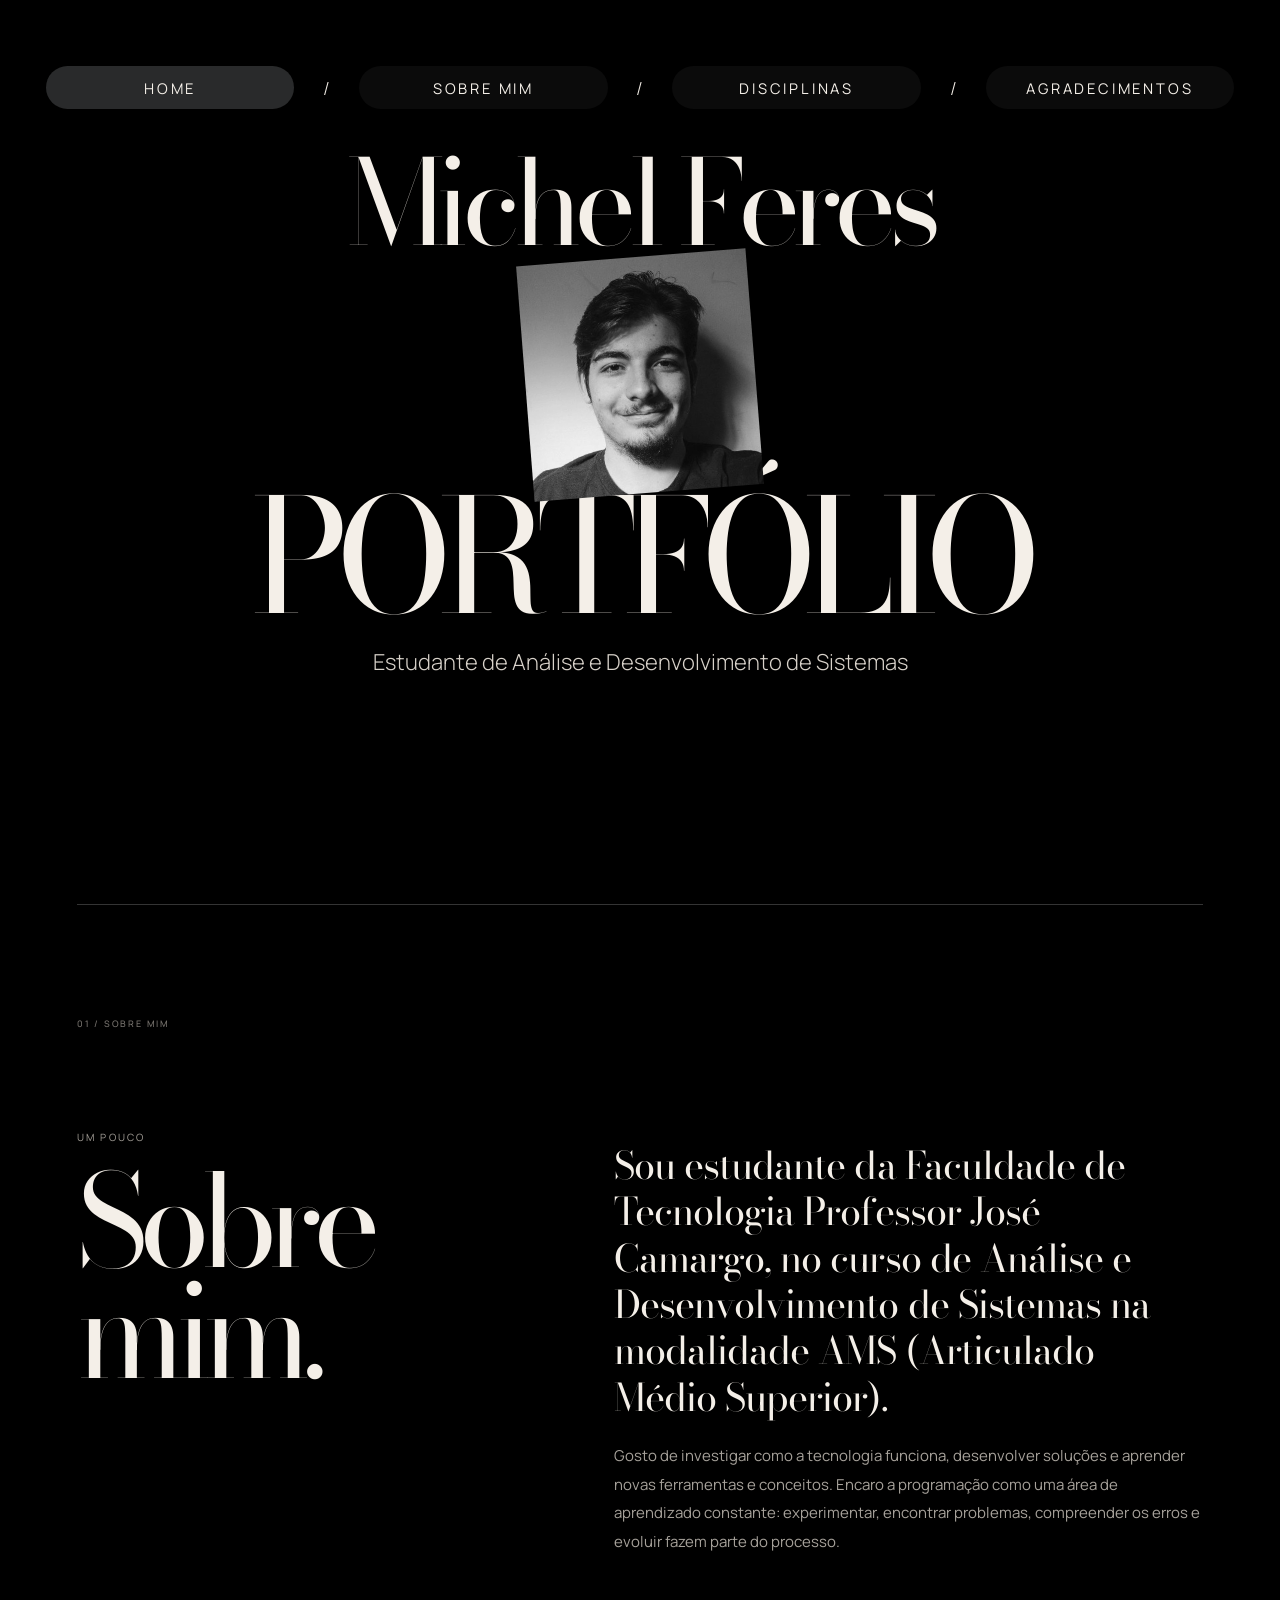
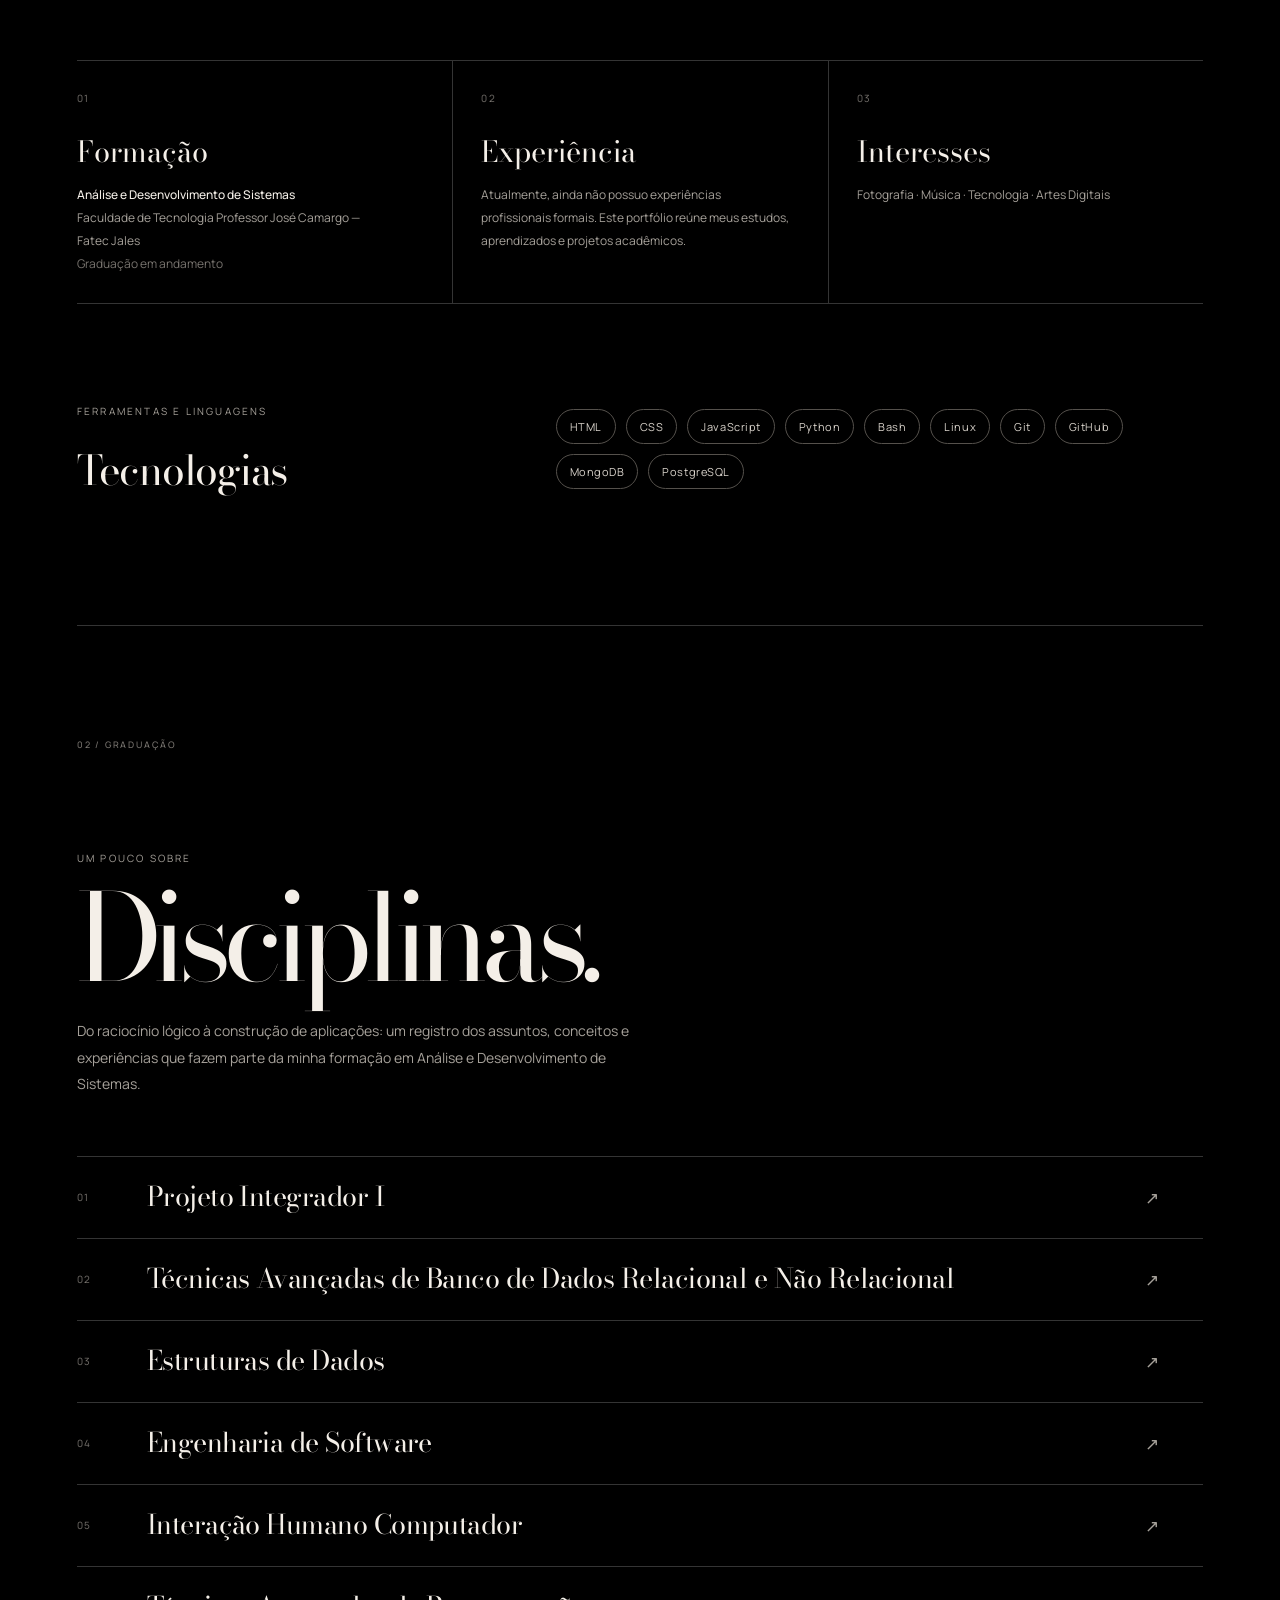
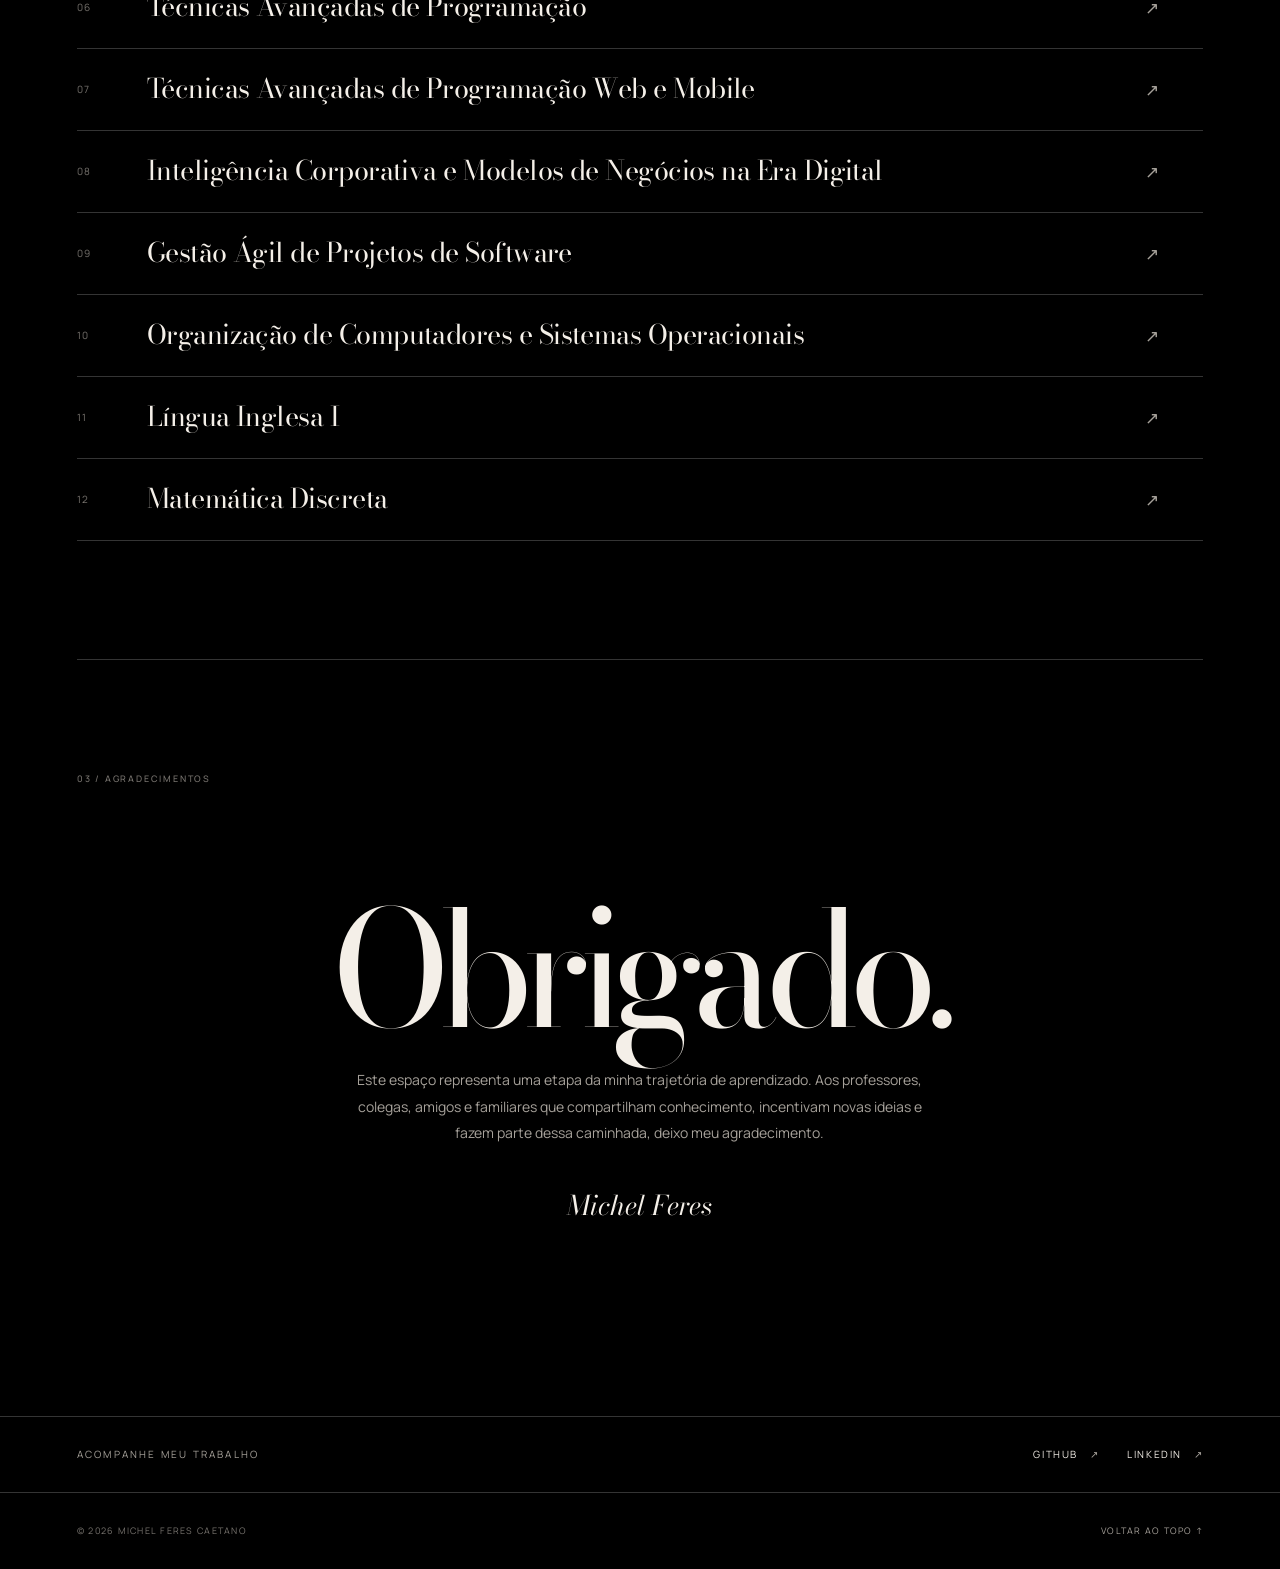
<file: index.html>
<!DOCTYPE html>
<html lang="pt-BR">
<head>
  <meta charset="UTF-8">
  <meta name="viewport" content="width=device-width, initial-scale=1">
  <meta name="description" content="Portfólio acadêmico de Michel Feres Caetano, estudante de Análise e Desenvolvimento de Sistemas na Fatec Jales.">
  <meta name="theme-color" content="#000000">
  <title>Portfólio - Michel Feres</title>
  <link rel="preconnect" href="https://fonts.googleapis.com">
  <link rel="preconnect" href="https://fonts.gstatic.com" crossorigin>
  <link href="https://fonts.googleapis.com/css2?family=Bodoni+Moda:opsz,wght@6..96,400;6..96,500&family=Manrope:wght@300;400;500;600;700&display=swap" rel="stylesheet">
  <link rel="stylesheet" href="style.css">
  <link rel="icon" href="icons/dark.svg" media="(prefers-color-scheme: light)">
  <link rel="icon" href="icons/light.svg" media="(prefers-color-scheme: dark)">
</head>
<body>
  <div class="site-shell">
    <header class="site-header">
      <nav class="main-nav" aria-label="Navegação principal">
        <a class="nav-pill active" href="#home">HOME</a>
        <span class="nav-divider" aria-hidden="true">/</span>
        <a class="nav-pill" href="#sobre-mim">SOBRE MIM</a>
        <span class="nav-divider" aria-hidden="true">/</span>
        <a class="nav-pill" href="#disciplinas">DISCIPLINAS</a>
        <span class="nav-divider" aria-hidden="true">/</span>
        <a class="nav-pill" href="#agradecimentos">AGRADECIMENTOS</a>
      </nav>
    </header>

    <main>
      <section class="cover-section" id="home">
        <p class="cover-name">Michel Feres</p>
        <div class="cover-photo-wrap">
          <img class="cover-photo" src="img/michel.jpg" alt="Retrato de Michel Feres Caetano">
        </div>
        <h1 class="cover-title">PORTFÓLIO</h1>
        <p class="cover-subtitle">Estudante de Análise e<br class="mobile-break"> Desenvolvimento de Sistemas</p>
      </section>

      <section class="editorial-section about-section" id="sobre-mim">
        <div class="section-topline"><span>01 / SOBRE MIM</span></div>
        <div class="about-layout">
          <div class="about-title-block">
            <p class="overline">UM POUCO</p>
            <h2>Sobre<br>mim<span class="period">.</span></h2>
          </div>
          <div class="about-copy">
            <p class="lead-copy">Sou estudante da Faculdade de Tecnologia Professor José Camargo, no curso de Análise e Desenvolvimento de Sistemas na modalidade AMS (Articulado Médio Superior).</p>
            <p>Gosto de investigar como a tecnologia funciona, desenvolver soluções e aprender novas ferramentas e conceitos. Encaro a programação como uma área de aprendizado constante: experimentar, encontrar problemas, compreender os erros e evoluir fazem parte do processo.</p>
          </div>
        </div>

        <div class="about-details">
          <article class="detail-block">
            <span class="detail-index">01</span>
            <h3>Formação</h3>
            <p><strong>Análise e Desenvolvimento de Sistemas</strong><br>Faculdade de Tecnologia Professor José Camargo — Fatec Jales<br><span class="muted-note">Graduação em andamento</span></p>
          </article>
          <article class="detail-block">
            <span class="detail-index">02</span>
            <h3>Experiência</h3>
            <p>Atualmente, ainda não possuo experiências profissionais formais. Este portfólio reúne meus estudos, aprendizados e projetos acadêmicos.</p>
          </article>
          <article class="detail-block">
            <span class="detail-index">03</span>
            <h3>Interesses</h3>
            <p>Fotografia · Música · Tecnologia · Artes Digitais</p>
          </article>
        </div>

        <div class="technology-block">
          <div>
            <p class="overline">FERRAMENTAS E LINGUAGENS</p>
            <h3>Tecnologias</h3>
          </div>
          <div class="technology-list">
            <span>HTML</span><span>CSS</span><span>JavaScript</span><span>Python</span><span>Bash</span><span>Linux</span><span>Git</span><span>GitHub</span><span>MongoDB</span><span>PostgreSQL</span>
          </div>
        </div>
      </section>

      <section class="editorial-section disciplines-section" id="disciplinas">
        <div class="section-topline"><span>02 / GRADUAÇÃO</span></div>
        <div class="discipline-intro">
          <p class="overline">UM POUCO SOBRE</p>
          <h2>Disciplinas<span class="period">.</span></h2>
          <p>Do raciocínio lógico à construção de aplicações: um registro dos assuntos, conceitos e experiências que fazem parte da minha formação em Análise e Desenvolvimento de Sistemas.</p>
        </div>

        <div class="discipline-list">
          <a class="discipline-row" href="disciplinas/projeto-integrador-i.html"><span class="row-number">01</span><span class="row-title">Projeto Integrador I</span><span class="row-arrow">↗</span></a>
          <a class="discipline-row" href="disciplinas/banco-de-dados-relacional-nao-relacional.html"><span class="row-number">02</span><span class="row-title">Técnicas Avançadas de Banco de Dados Relacional e Não Relacional</span><span class="row-arrow">↗</span></a>
          <a class="discipline-row" href="disciplinas/estruturas-de-dados.html"><span class="row-number">03</span><span class="row-title">Estruturas de Dados</span><span class="row-arrow">↗</span></a>
          <a class="discipline-row" href="disciplinas/engenharia-de-software.html"><span class="row-number">04</span><span class="row-title">Engenharia de Software</span><span class="row-arrow">↗</span></a>
          <a class="discipline-row" href="disciplinas/interacao-humano-computador.html"><span class="row-number">05</span><span class="row-title">Interação Humano Computador</span><span class="row-arrow">↗</span></a>
          <a class="discipline-row" href="disciplinas/programacao-avancada.html"><span class="row-number">06</span><span class="row-title">Técnicas Avançadas de Programação</span><span class="row-arrow">↗</span></a>
          <a class="discipline-row" href="disciplinas/programacao-web-mobile.html"><span class="row-number">07</span><span class="row-title">Técnicas Avançadas de Programação Web e Mobile</span><span class="row-arrow">↗</span></a>
          <a class="discipline-row" href="disciplinas/inteligencia-corporativa-modelos-negocios.html"><span class="row-number">08</span><span class="row-title">Inteligência Corporativa e Modelos de Negócios na Era Digital</span><span class="row-arrow">↗</span></a>
          <a class="discipline-row" href="disciplinas/gestao-agil-projetos-software.html"><span class="row-number">09</span><span class="row-title">Gestão Ágil de Projetos de Software</span><span class="row-arrow">↗</span></a>
          <a class="discipline-row" href="disciplinas/organizacao-computadores-sistemas-operacionais.html"><span class="row-number">10</span><span class="row-title">Organização de Computadores e Sistemas Operacionais</span><span class="row-arrow">↗</span></a>
          <a class="discipline-row" href="disciplinas/lingua-inglesa-i.html"><span class="row-number">11</span><span class="row-title">Língua Inglesa I</span><span class="row-arrow">↗</span></a>
          <a class="discipline-row" href="disciplinas/matematica-discreta.html"><span class="row-number">12</span><span class="row-title">Matemática Discreta</span><span class="row-arrow">↗</span></a>
        </div>
      </section>

      <section class="editorial-section thanks-section" id="agradecimentos">
        <div class="section-topline"><span>03 / AGRADECIMENTOS</span></div>
        <div class="thanks-content">
          <h2>Obrigado<span class="period">.</span></h2>
          <p>Este espaço representa uma etapa da minha trajetória de aprendizado. Aos professores, colegas, amigos e familiares que compartilham conhecimento, incentivam novas ideias e fazem parte dessa caminhada, deixo meu agradecimento.</p>
          <p class="thanks-signature">Michel Feres</p>
        </div>
      </section>

      <section class="contact-strip">
        <p class="overline">ACOMPANHE MEU TRABALHO</p>
        <div class="contact-links">
          <a href="https://github.com/michel-feres" target="_blank" rel="noopener noreferrer">GITHUB <span>↗</span></a>
          <a href="https://www.linkedin.com/in/michel-feres" target="_blank" rel="noopener noreferrer">LINKEDIN <span>↗</span></a>
        </div>
      </section>
    </main>

    <footer class="site-footer">
      <span>© <span id="year">2026</span> MICHEL FERES CAETANO</span>
      <a href="#home">VOLTAR AO TOPO ↑</a>
    </footer>
  </div>
</body>
</html>
</file>
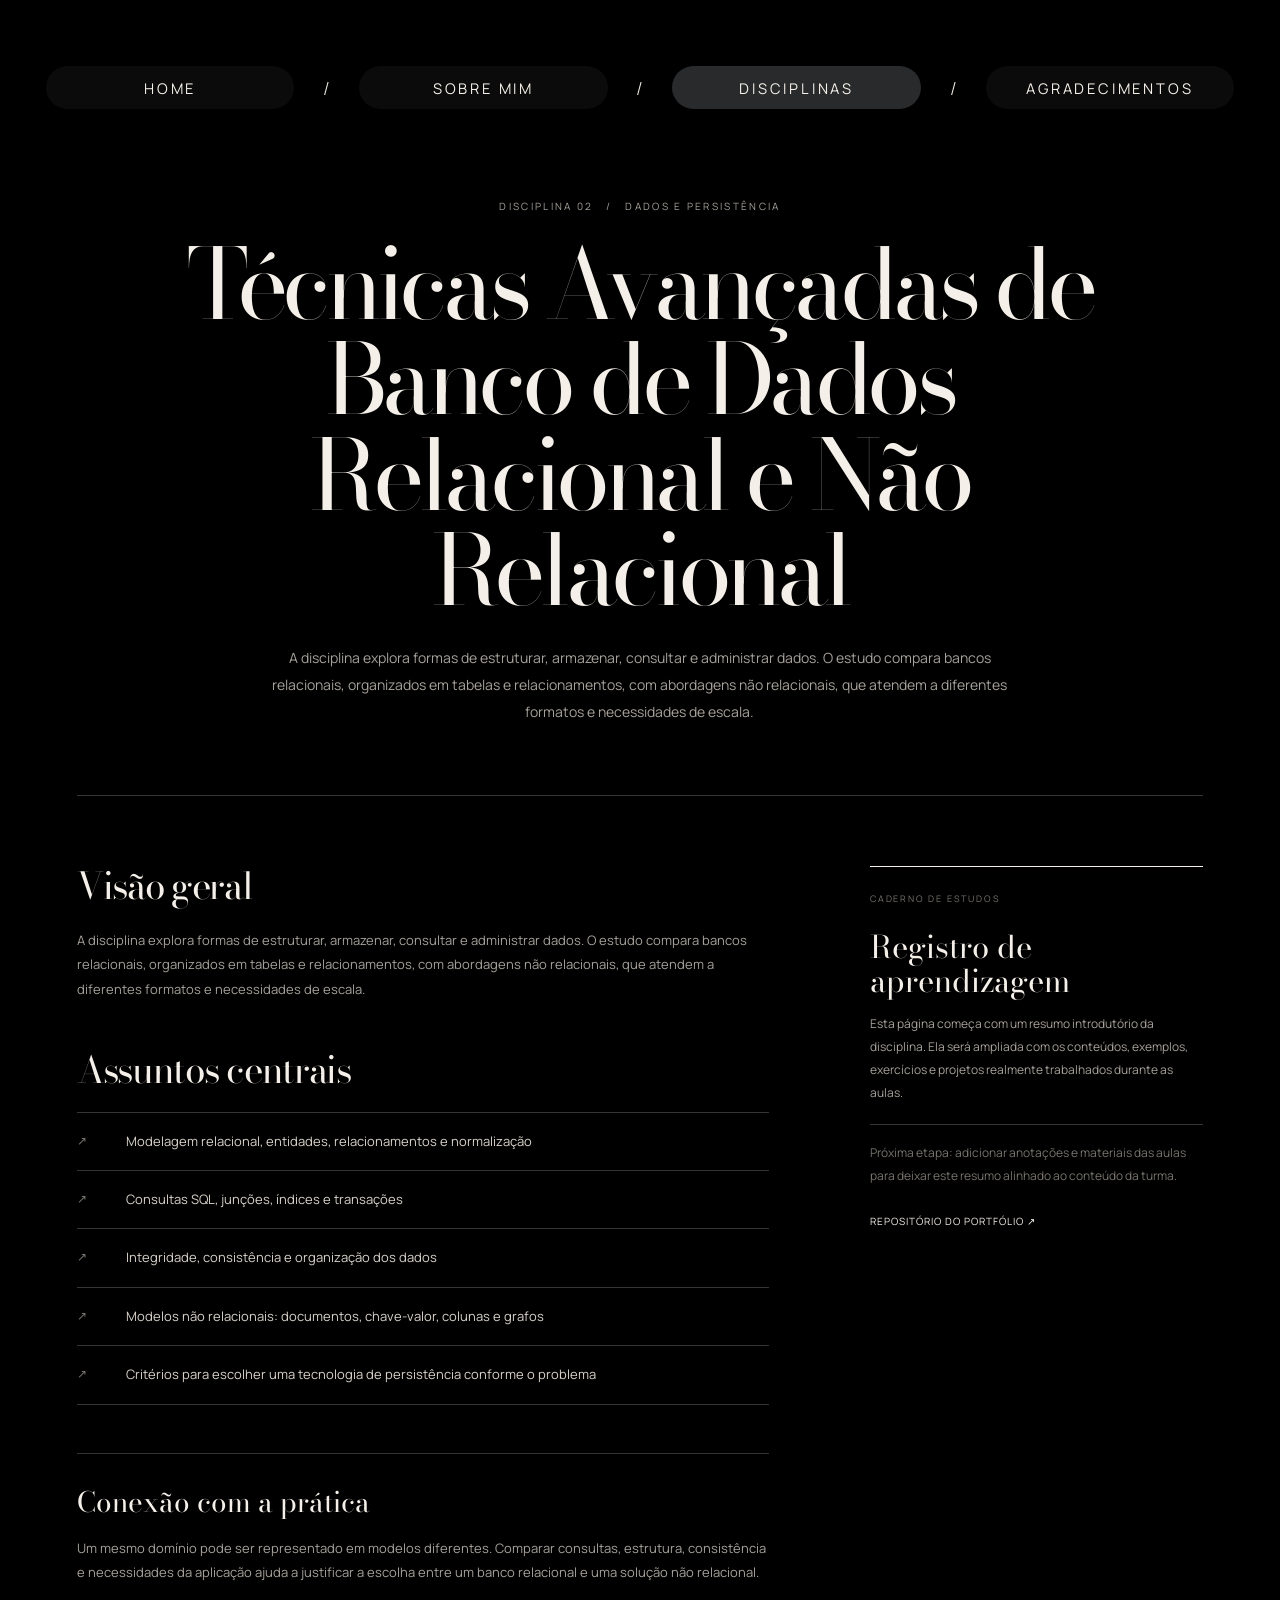
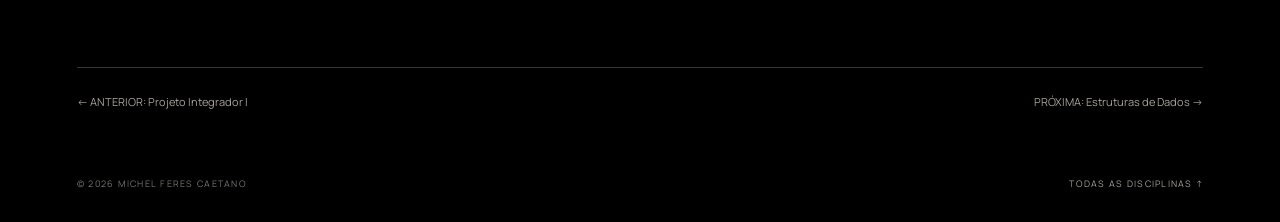
<file: disciplinas/banco-de-dados-relacional-nao-relacional.html>
<!DOCTYPE html>
<html lang="pt-BR">
<head>
  <meta charset="UTF-8">
  <meta name="viewport" content="width=device-width, initial-scale=1">
  <meta name="description" content="Técnicas Avançadas de Banco de Dados Relacional e Não Relacional: resumo e registro de aprendizagem de Michel Feres na graduação em Análise e Desenvolvimento de Sistemas.">
  <meta name="theme-color" content="#000000">
  <title>Técnicas Avançadas de Banco de Dados Relacional e Não Relacional — Michel Feres</title>
  <link rel="preconnect" href="https://fonts.googleapis.com">
  <link rel="preconnect" href="https://fonts.gstatic.com" crossorigin>
  <link href="https://fonts.googleapis.com/css2?family=Bodoni+Moda:opsz,wght@6..96,400;6..96,500&family=Manrope:wght@300;400;500;600;700&display=swap" rel="stylesheet">
  <link rel="stylesheet" href="../style.css">
  <link rel="icon" href="../icons/dark.svg" media="(prefers-color-scheme: light)">
  <link rel="icon" href="../icons/light.svg" media="(prefers-color-scheme: dark)">
</head>
<body>
  <div class="site-shell">
    <header class="site-header">
      <nav class="main-nav" aria-label="Navegação principal">
        <a class="nav-pill" href="../index.html#home">HOME</a>
        <span class="nav-divider" aria-hidden="true">/</span>
        <a class="nav-pill" href="../index.html#sobre-mim">SOBRE MIM</a>
        <span class="nav-divider" aria-hidden="true">/</span>
        <a class="nav-pill active" href="../index.html#disciplinas">DISCIPLINAS</a>
        <span class="nav-divider" aria-hidden="true">/</span>
        <a class="nav-pill" href="../index.html#agradecimentos">AGRADECIMENTOS</a>
      </nav>
    </header>

    <main class="course-page">
      <section class="course-hero">
        <p class="course-kicker">DISCIPLINA 02 &nbsp; / &nbsp; DADOS E PERSISTÊNCIA</p>
        <h1>Técnicas Avançadas de Banco de Dados Relacional e Não Relacional</h1>
        <p class="course-summary">A disciplina explora formas de estruturar, armazenar, consultar e administrar dados. O estudo compara bancos relacionais, organizados em tabelas e relacionamentos, com abordagens não relacionais, que atendem a diferentes formatos e necessidades de escala.</p>
      </section>

      <section class="course-content">
        <div class="course-main">
          <h2>Visão geral</h2>
          <p>A disciplina explora formas de estruturar, armazenar, consultar e administrar dados. O estudo compara bancos relacionais, organizados em tabelas e relacionamentos, com abordagens não relacionais, que atendem a diferentes formatos e necessidades de escala.</p>

          <h2>Assuntos centrais</h2>
          <ul class="topic-list">
          <li>Modelagem relacional, entidades, relacionamentos e normalização</li>
          <li>Consultas SQL, junções, índices e transações</li>
          <li>Integridade, consistência e organização dos dados</li>
          <li>Modelos não relacionais: documentos, chave-valor, colunas e grafos</li>
          <li>Critérios para escolher uma tecnologia de persistência conforme o problema</li>
          </ul>

          <div class="practice-box">
            <h3>Conexão com a prática</h3>
            <p>Um mesmo domínio pode ser representado em modelos diferentes. Comparar consultas, estrutura, consistência e necessidades da aplicação ajuda a justificar a escolha entre um banco relacional e uma solução não relacional.</p>
          </div>
        </div>

        <aside class="learning-card">
          <span class="card-kicker">CADERNO DE ESTUDOS</span>
          <h2>Registro de aprendizagem</h2>
          <p>Esta página começa com um resumo introdutório da disciplina. Ela será ampliada com os conteúdos, exemplos, exercícios e projetos realmente trabalhados durante as aulas.</p>
          <p class="learning-hint">Próxima etapa: adicionar anotações e materiais das aulas para deixar este resumo alinhado ao conteúdo da turma.</p>
          <a href="https://github.com/michel-feres/michel-feres.github.io" target="_blank" rel="noopener noreferrer">REPOSITÓRIO DO PORTFÓLIO ↗</a>
        </aside>
      </section>

      <nav class="course-pagination" aria-label="Navegação entre disciplinas">
        <a href="projeto-integrador-i.html">← ANTERIOR: Projeto Integrador I</a>
        <a class="next" href="estruturas-de-dados.html">PRÓXIMA: Estruturas de Dados →</a>
      </nav>
    </main>

    <footer class="site-footer course-footer">
      <span>© 2026 MICHEL FERES CAETANO</span>
      <a href="../index.html#disciplinas">TODAS AS DISCIPLINAS ↑</a>
    </footer>
  </div>
</body>
</html>
</file>
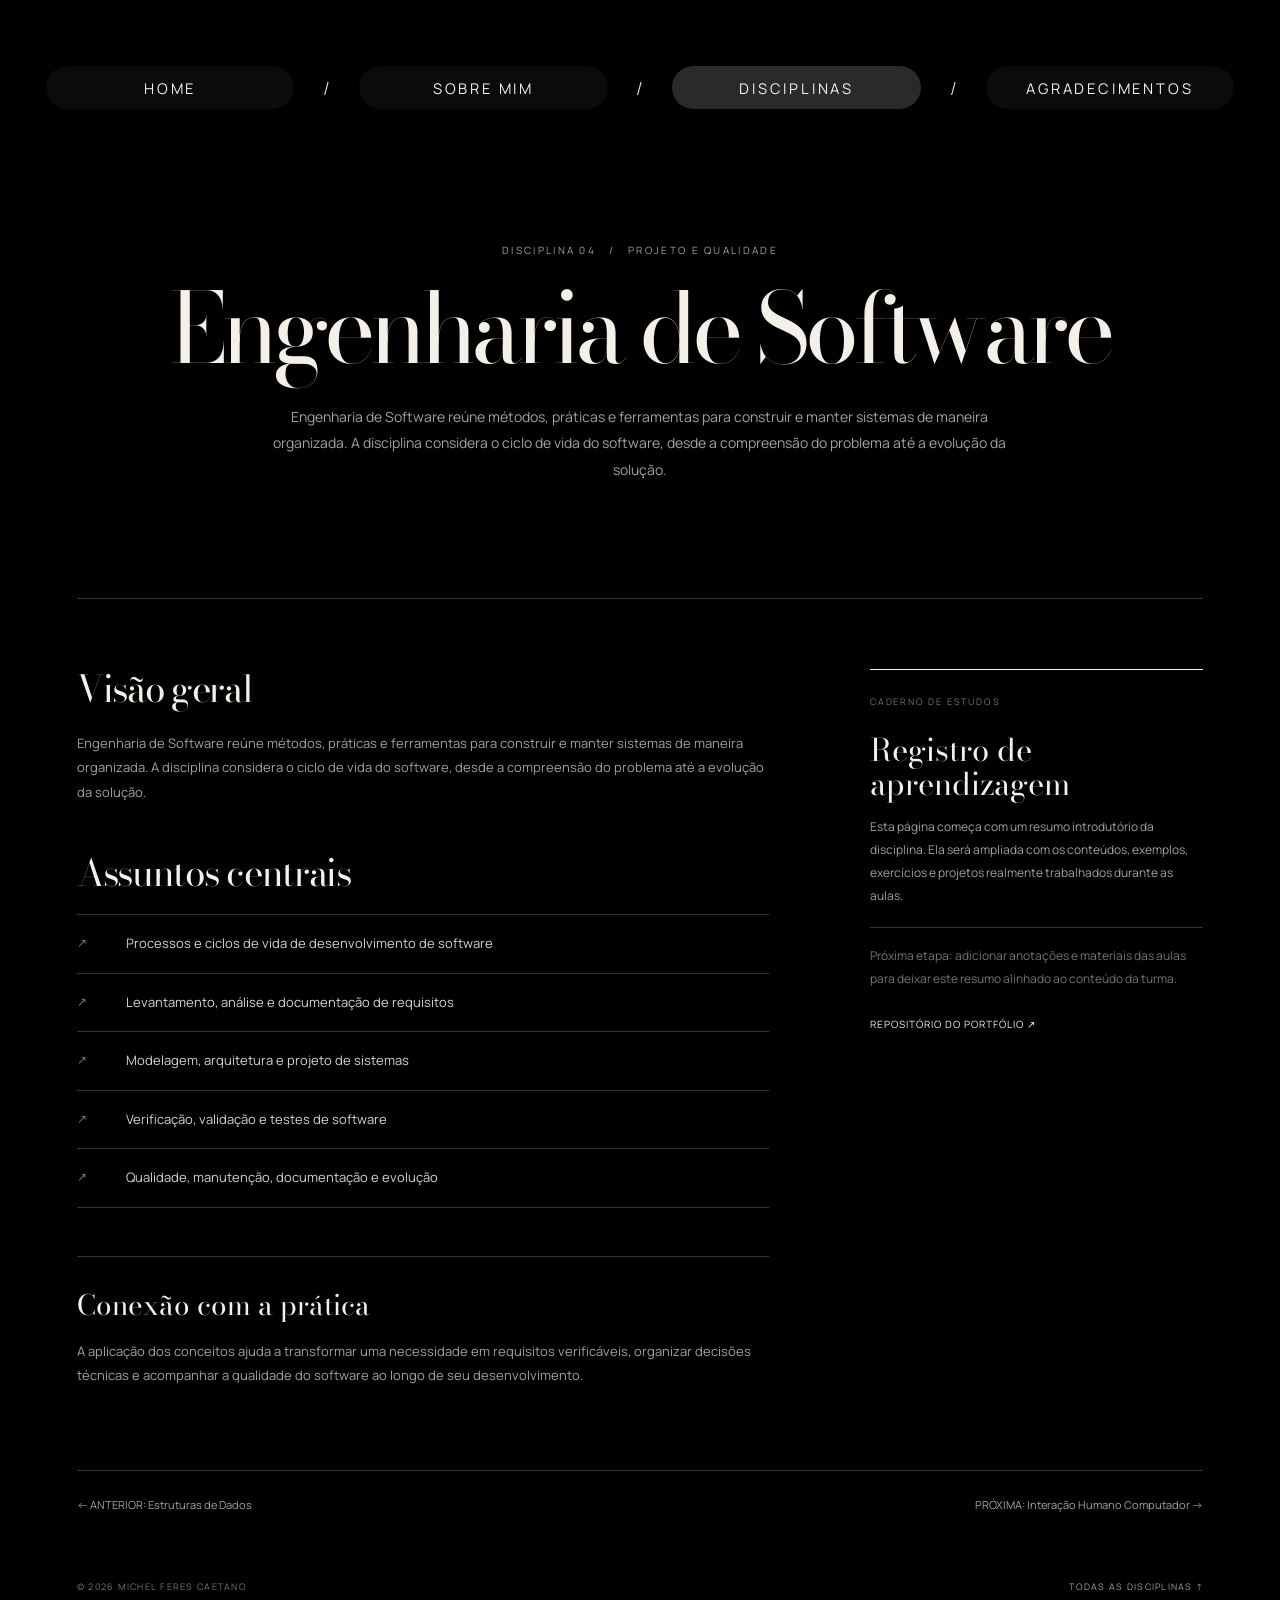
<file: disciplinas/engenharia-de-software.html>
<!DOCTYPE html>
<html lang="pt-BR">
<head>
  <meta charset="UTF-8">
  <meta name="viewport" content="width=device-width, initial-scale=1">
  <meta name="description" content="Engenharia de Software: resumo e registro de aprendizagem de Michel Feres na graduação em Análise e Desenvolvimento de Sistemas.">
  <meta name="theme-color" content="#000000">
  <title>Engenharia de Software — Michel Feres</title>
  <link rel="preconnect" href="https://fonts.googleapis.com">
  <link rel="preconnect" href="https://fonts.gstatic.com" crossorigin>
  <link href="https://fonts.googleapis.com/css2?family=Bodoni+Moda:opsz,wght@6..96,400;6..96,500&family=Manrope:wght@300;400;500;600;700&display=swap" rel="stylesheet">
  <link rel="stylesheet" href="../style.css">
  <link rel="icon" href="../icons/dark.svg" media="(prefers-color-scheme: light)">
  <link rel="icon" href="../icons/light.svg" media="(prefers-color-scheme: dark)">
</head>
<body>
  <div class="site-shell">
    <header class="site-header">
      <nav class="main-nav" aria-label="Navegação principal">
        <a class="nav-pill" href="../index.html#home">HOME</a>
        <span class="nav-divider" aria-hidden="true">/</span>
        <a class="nav-pill" href="../index.html#sobre-mim">SOBRE MIM</a>
        <span class="nav-divider" aria-hidden="true">/</span>
        <a class="nav-pill active" href="../index.html#disciplinas">DISCIPLINAS</a>
        <span class="nav-divider" aria-hidden="true">/</span>
        <a class="nav-pill" href="../index.html#agradecimentos">AGRADECIMENTOS</a>
      </nav>
    </header>

    <main class="course-page">
      <section class="course-hero">
        <p class="course-kicker">DISCIPLINA 04 &nbsp; / &nbsp; PROJETO E QUALIDADE</p>
        <h1>Engenharia de Software</h1>
        <p class="course-summary">Engenharia de Software reúne métodos, práticas e ferramentas para construir e manter sistemas de maneira organizada. A disciplina considera o ciclo de vida do software, desde a compreensão do problema até a evolução da solução.</p>
      </section>

      <section class="course-content">
        <div class="course-main">
          <h2>Visão geral</h2>
          <p>Engenharia de Software reúne métodos, práticas e ferramentas para construir e manter sistemas de maneira organizada. A disciplina considera o ciclo de vida do software, desde a compreensão do problema até a evolução da solução.</p>

          <h2>Assuntos centrais</h2>
          <ul class="topic-list">
          <li>Processos e ciclos de vida de desenvolvimento de software</li>
          <li>Levantamento, análise e documentação de requisitos</li>
          <li>Modelagem, arquitetura e projeto de sistemas</li>
          <li>Verificação, validação e testes de software</li>
          <li>Qualidade, manutenção, documentação e evolução</li>
          </ul>

          <div class="practice-box">
            <h3>Conexão com a prática</h3>
            <p>A aplicação dos conceitos ajuda a transformar uma necessidade em requisitos verificáveis, organizar decisões técnicas e acompanhar a qualidade do software ao longo de seu desenvolvimento.</p>
          </div>
        </div>

        <aside class="learning-card">
          <span class="card-kicker">CADERNO DE ESTUDOS</span>
          <h2>Registro de aprendizagem</h2>
          <p>Esta página começa com um resumo introdutório da disciplina. Ela será ampliada com os conteúdos, exemplos, exercícios e projetos realmente trabalhados durante as aulas.</p>
          <p class="learning-hint">Próxima etapa: adicionar anotações e materiais das aulas para deixar este resumo alinhado ao conteúdo da turma.</p>
          <a href="https://github.com/michel-feres/michel-feres.github.io" target="_blank" rel="noopener noreferrer">REPOSITÓRIO DO PORTFÓLIO ↗</a>
        </aside>
      </section>

      <nav class="course-pagination" aria-label="Navegação entre disciplinas">
        <a href="estruturas-de-dados.html">← ANTERIOR: Estruturas de Dados</a>
        <a class="next" href="interacao-humano-computador.html">PRÓXIMA: Interação Humano Computador →</a>
      </nav>
    </main>

    <footer class="site-footer course-footer">
      <span>© 2026 MICHEL FERES CAETANO</span>
      <a href="../index.html#disciplinas">TODAS AS DISCIPLINAS ↑</a>
    </footer>
  </div>
</body>
</html>
</file>
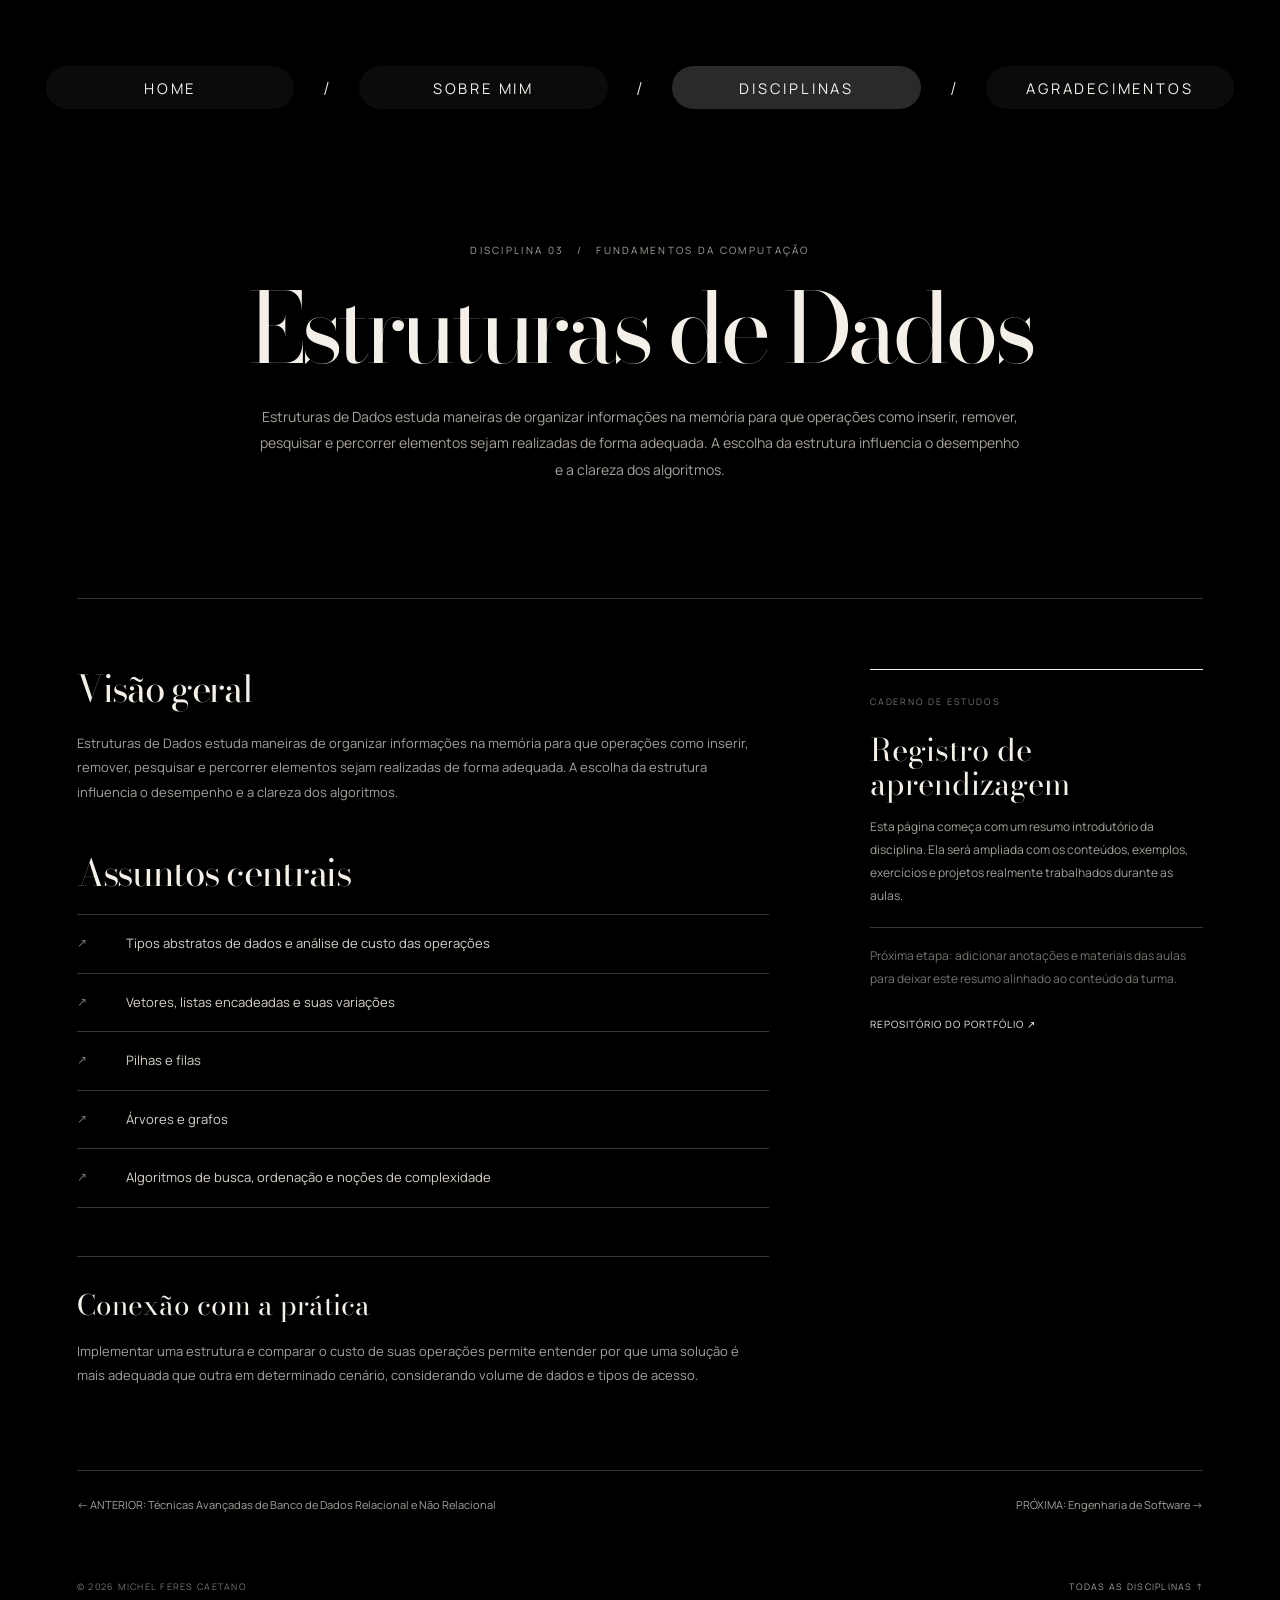
<file: disciplinas/estruturas-de-dados.html>
<!DOCTYPE html>
<html lang="pt-BR">
<head>
  <meta charset="UTF-8">
  <meta name="viewport" content="width=device-width, initial-scale=1">
  <meta name="description" content="Estruturas de Dados: resumo e registro de aprendizagem de Michel Feres na graduação em Análise e Desenvolvimento de Sistemas.">
  <meta name="theme-color" content="#000000">
  <title>Estruturas de Dados — Michel Feres</title>
  <link rel="preconnect" href="https://fonts.googleapis.com">
  <link rel="preconnect" href="https://fonts.gstatic.com" crossorigin>
  <link href="https://fonts.googleapis.com/css2?family=Bodoni+Moda:opsz,wght@6..96,400;6..96,500&family=Manrope:wght@300;400;500;600;700&display=swap" rel="stylesheet">
  <link rel="stylesheet" href="../style.css">
  <link rel="icon" href="../icons/dark.svg" media="(prefers-color-scheme: light)">
  <link rel="icon" href="../icons/light.svg" media="(prefers-color-scheme: dark)">
</head>
<body>
  <div class="site-shell">
    <header class="site-header">
      <nav class="main-nav" aria-label="Navegação principal">
        <a class="nav-pill" href="../index.html#home">HOME</a>
        <span class="nav-divider" aria-hidden="true">/</span>
        <a class="nav-pill" href="../index.html#sobre-mim">SOBRE MIM</a>
        <span class="nav-divider" aria-hidden="true">/</span>
        <a class="nav-pill active" href="../index.html#disciplinas">DISCIPLINAS</a>
        <span class="nav-divider" aria-hidden="true">/</span>
        <a class="nav-pill" href="../index.html#agradecimentos">AGRADECIMENTOS</a>
      </nav>
    </header>

    <main class="course-page">
      <section class="course-hero">
        <p class="course-kicker">DISCIPLINA 03 &nbsp; / &nbsp; FUNDAMENTOS DA COMPUTAÇÃO</p>
        <h1>Estruturas de Dados</h1>
        <p class="course-summary">Estruturas de Dados estuda maneiras de organizar informações na memória para que operações como inserir, remover, pesquisar e percorrer elementos sejam realizadas de forma adequada. A escolha da estrutura influencia o desempenho e a clareza dos algoritmos.</p>
      </section>

      <section class="course-content">
        <div class="course-main">
          <h2>Visão geral</h2>
          <p>Estruturas de Dados estuda maneiras de organizar informações na memória para que operações como inserir, remover, pesquisar e percorrer elementos sejam realizadas de forma adequada. A escolha da estrutura influencia o desempenho e a clareza dos algoritmos.</p>

          <h2>Assuntos centrais</h2>
          <ul class="topic-list">
          <li>Tipos abstratos de dados e análise de custo das operações</li>
          <li>Vetores, listas encadeadas e suas variações</li>
          <li>Pilhas e filas</li>
          <li>Árvores e grafos</li>
          <li>Algoritmos de busca, ordenação e noções de complexidade</li>
          </ul>

          <div class="practice-box">
            <h3>Conexão com a prática</h3>
            <p>Implementar uma estrutura e comparar o custo de suas operações permite entender por que uma solução é mais adequada que outra em determinado cenário, considerando volume de dados e tipos de acesso.</p>
          </div>
        </div>

        <aside class="learning-card">
          <span class="card-kicker">CADERNO DE ESTUDOS</span>
          <h2>Registro de aprendizagem</h2>
          <p>Esta página começa com um resumo introdutório da disciplina. Ela será ampliada com os conteúdos, exemplos, exercícios e projetos realmente trabalhados durante as aulas.</p>
          <p class="learning-hint">Próxima etapa: adicionar anotações e materiais das aulas para deixar este resumo alinhado ao conteúdo da turma.</p>
          <a href="https://github.com/michel-feres/michel-feres.github.io" target="_blank" rel="noopener noreferrer">REPOSITÓRIO DO PORTFÓLIO ↗</a>
        </aside>
      </section>

      <nav class="course-pagination" aria-label="Navegação entre disciplinas">
        <a href="banco-de-dados-relacional-nao-relacional.html">← ANTERIOR: Técnicas Avançadas de Banco de Dados Relacional e Não Relacional</a>
        <a class="next" href="engenharia-de-software.html">PRÓXIMA: Engenharia de Software →</a>
      </nav>
    </main>

    <footer class="site-footer course-footer">
      <span>© 2026 MICHEL FERES CAETANO</span>
      <a href="../index.html#disciplinas">TODAS AS DISCIPLINAS ↑</a>
    </footer>
  </div>
</body>
</html>
</file>
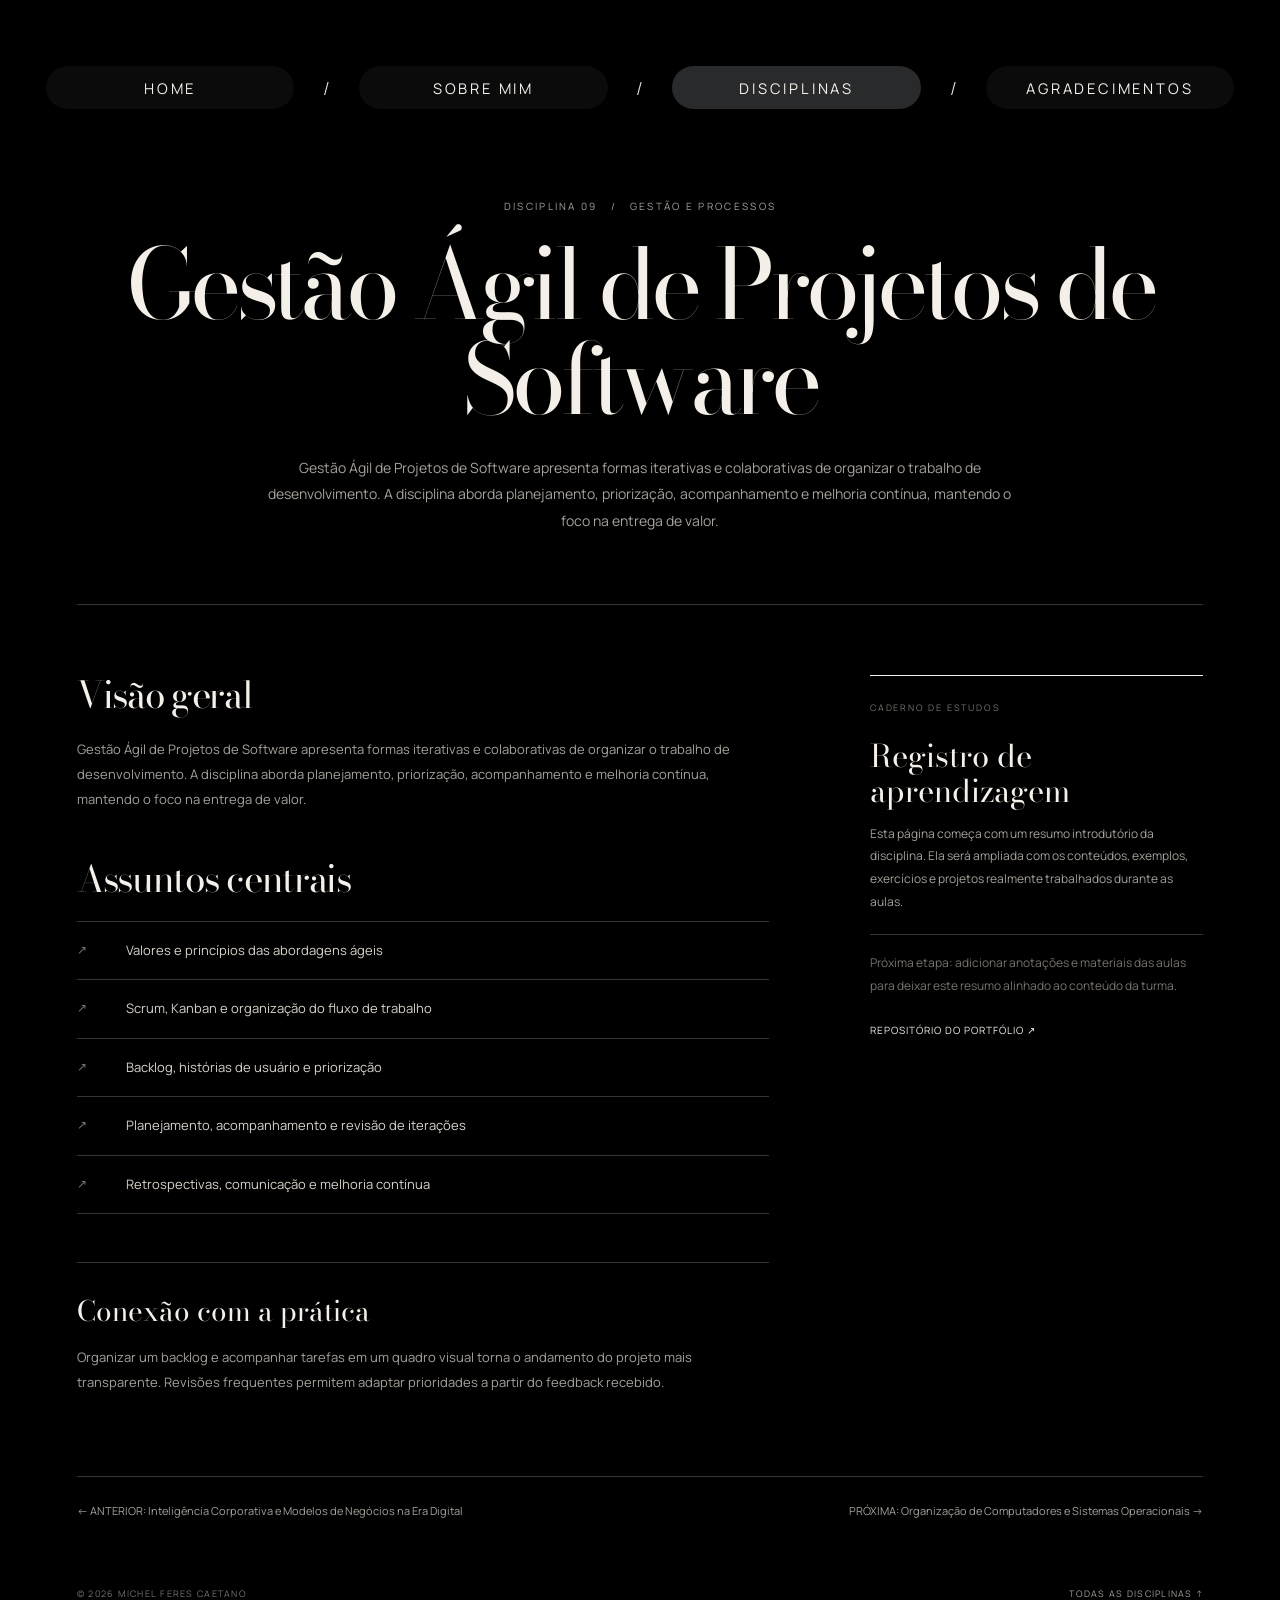
<file: disciplinas/gestao-agil-projetos-software.html>
<!DOCTYPE html>
<html lang="pt-BR">
<head>
  <meta charset="UTF-8">
  <meta name="viewport" content="width=device-width, initial-scale=1">
  <meta name="description" content="Gestão Ágil de Projetos de Software: resumo e registro de aprendizagem de Michel Feres na graduação em Análise e Desenvolvimento de Sistemas.">
  <meta name="theme-color" content="#000000">
  <title>Gestão Ágil de Projetos de Software — Michel Feres</title>
  <link rel="preconnect" href="https://fonts.googleapis.com">
  <link rel="preconnect" href="https://fonts.gstatic.com" crossorigin>
  <link href="https://fonts.googleapis.com/css2?family=Bodoni+Moda:opsz,wght@6..96,400;6..96,500&family=Manrope:wght@300;400;500;600;700&display=swap" rel="stylesheet">
  <link rel="stylesheet" href="../style.css">
  <link rel="icon" href="../icons/dark.svg" media="(prefers-color-scheme: light)">
  <link rel="icon" href="../icons/light.svg" media="(prefers-color-scheme: dark)">
</head>
<body>
  <div class="site-shell">
    <header class="site-header">
      <nav class="main-nav" aria-label="Navegação principal">
        <a class="nav-pill" href="../index.html#home">HOME</a>
        <span class="nav-divider" aria-hidden="true">/</span>
        <a class="nav-pill" href="../index.html#sobre-mim">SOBRE MIM</a>
        <span class="nav-divider" aria-hidden="true">/</span>
        <a class="nav-pill active" href="../index.html#disciplinas">DISCIPLINAS</a>
        <span class="nav-divider" aria-hidden="true">/</span>
        <a class="nav-pill" href="../index.html#agradecimentos">AGRADECIMENTOS</a>
      </nav>
    </header>

    <main class="course-page">
      <section class="course-hero">
        <p class="course-kicker">DISCIPLINA 09 &nbsp; / &nbsp; GESTÃO E PROCESSOS</p>
        <h1>Gestão Ágil de Projetos de Software</h1>
        <p class="course-summary">Gestão Ágil de Projetos de Software apresenta formas iterativas e colaborativas de organizar o trabalho de desenvolvimento. A disciplina aborda planejamento, priorização, acompanhamento e melhoria contínua, mantendo o foco na entrega de valor.</p>
      </section>

      <section class="course-content">
        <div class="course-main">
          <h2>Visão geral</h2>
          <p>Gestão Ágil de Projetos de Software apresenta formas iterativas e colaborativas de organizar o trabalho de desenvolvimento. A disciplina aborda planejamento, priorização, acompanhamento e melhoria contínua, mantendo o foco na entrega de valor.</p>

          <h2>Assuntos centrais</h2>
          <ul class="topic-list">
          <li>Valores e princípios das abordagens ágeis</li>
          <li>Scrum, Kanban e organização do fluxo de trabalho</li>
          <li>Backlog, histórias de usuário e priorização</li>
          <li>Planejamento, acompanhamento e revisão de iterações</li>
          <li>Retrospectivas, comunicação e melhoria contínua</li>
          </ul>

          <div class="practice-box">
            <h3>Conexão com a prática</h3>
            <p>Organizar um backlog e acompanhar tarefas em um quadro visual torna o andamento do projeto mais transparente. Revisões frequentes permitem adaptar prioridades a partir do feedback recebido.</p>
          </div>
        </div>

        <aside class="learning-card">
          <span class="card-kicker">CADERNO DE ESTUDOS</span>
          <h2>Registro de aprendizagem</h2>
          <p>Esta página começa com um resumo introdutório da disciplina. Ela será ampliada com os conteúdos, exemplos, exercícios e projetos realmente trabalhados durante as aulas.</p>
          <p class="learning-hint">Próxima etapa: adicionar anotações e materiais das aulas para deixar este resumo alinhado ao conteúdo da turma.</p>
          <a href="https://github.com/michel-feres/michel-feres.github.io" target="_blank" rel="noopener noreferrer">REPOSITÓRIO DO PORTFÓLIO ↗</a>
        </aside>
      </section>

      <nav class="course-pagination" aria-label="Navegação entre disciplinas">
        <a href="inteligencia-corporativa-modelos-negocios.html">← ANTERIOR: Inteligência Corporativa e Modelos de Negócios na Era Digital</a>
        <a class="next" href="organizacao-computadores-sistemas-operacionais.html">PRÓXIMA: Organização de Computadores e Sistemas Operacionais →</a>
      </nav>
    </main>

    <footer class="site-footer course-footer">
      <span>© 2026 MICHEL FERES CAETANO</span>
      <a href="../index.html#disciplinas">TODAS AS DISCIPLINAS ↑</a>
    </footer>
  </div>
</body>
</html>
</file>
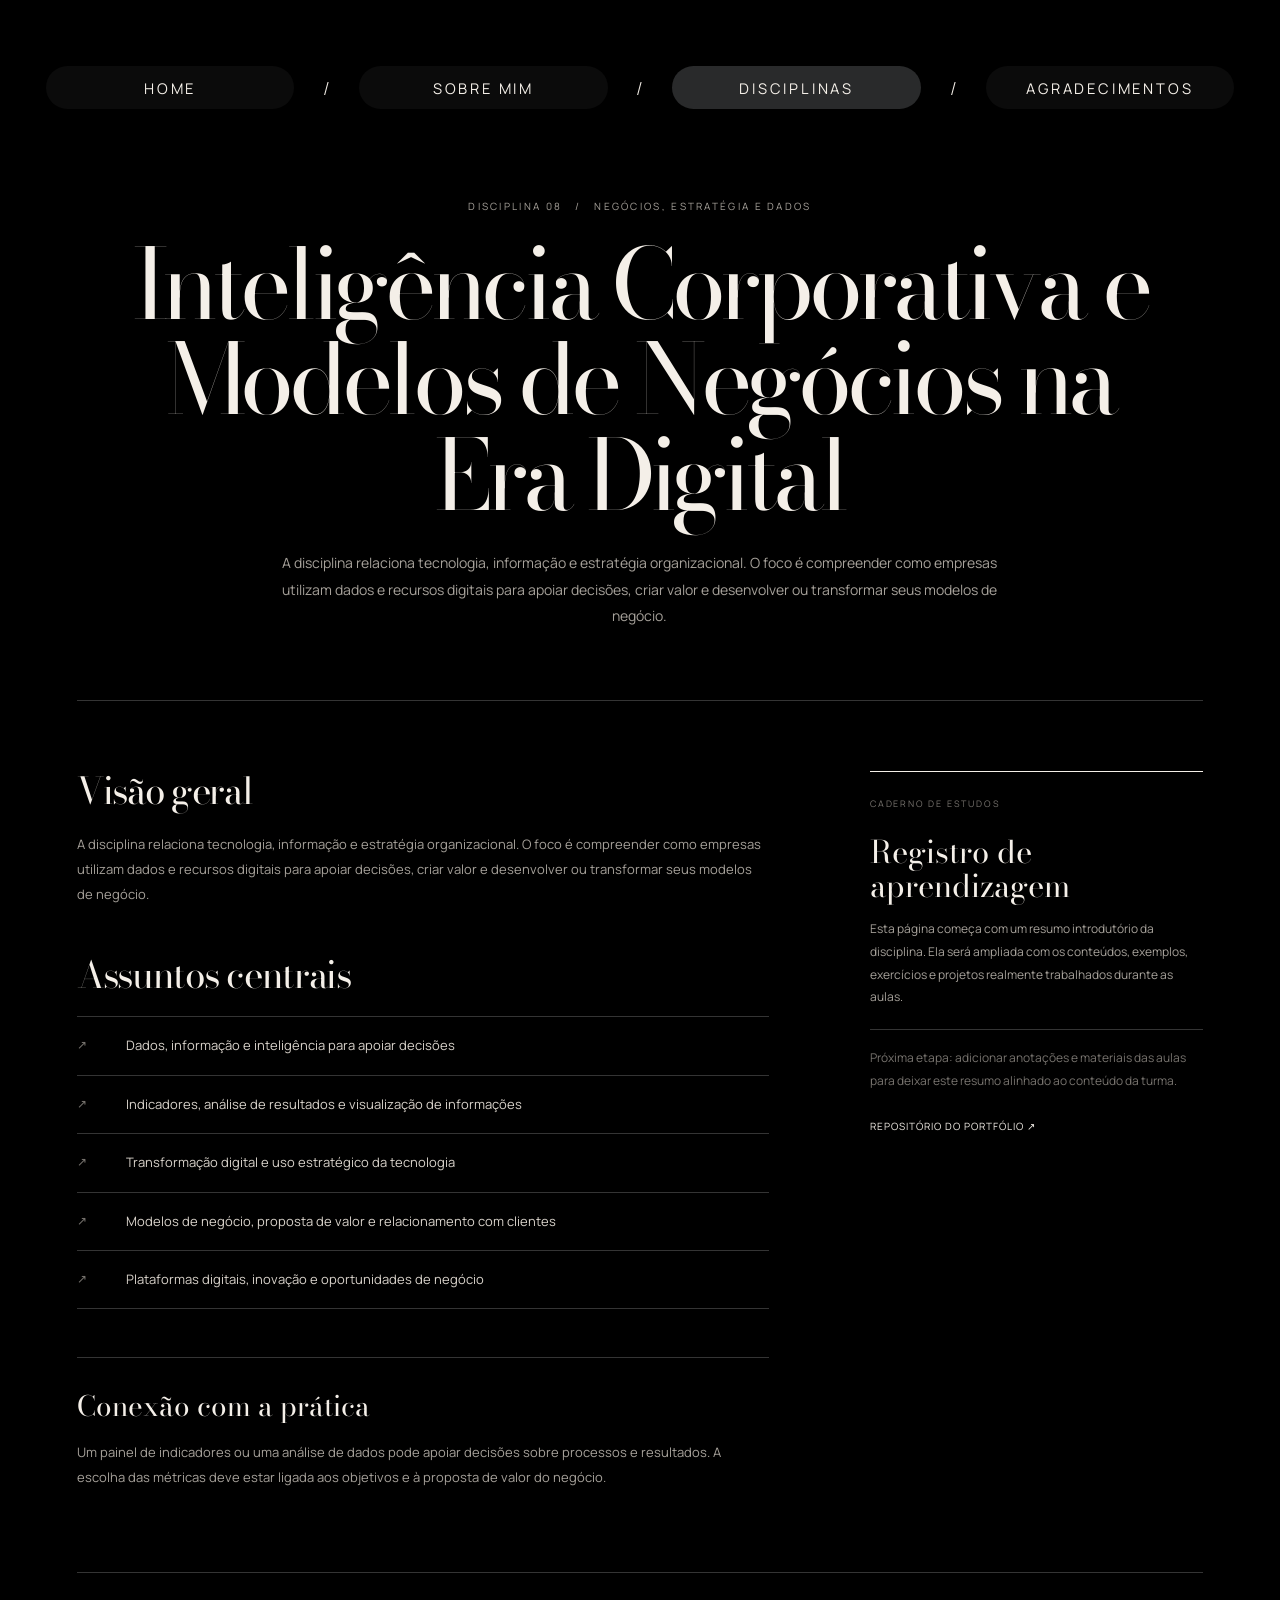
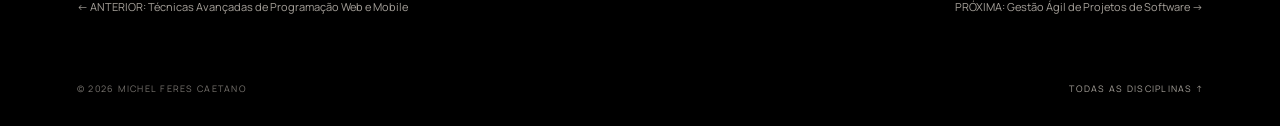
<file: disciplinas/inteligencia-corporativa-modelos-negocios.html>
<!DOCTYPE html>
<html lang="pt-BR">
<head>
  <meta charset="UTF-8">
  <meta name="viewport" content="width=device-width, initial-scale=1">
  <meta name="description" content="Inteligência Corporativa e Modelos de Negócios na Era Digital: resumo e registro de aprendizagem de Michel Feres na graduação em Análise e Desenvolvimento de Sistemas.">
  <meta name="theme-color" content="#000000">
  <title>Inteligência Corporativa e Modelos de Negócios na Era Digital — Michel Feres</title>
  <link rel="preconnect" href="https://fonts.googleapis.com">
  <link rel="preconnect" href="https://fonts.gstatic.com" crossorigin>
  <link href="https://fonts.googleapis.com/css2?family=Bodoni+Moda:opsz,wght@6..96,400;6..96,500&family=Manrope:wght@300;400;500;600;700&display=swap" rel="stylesheet">
  <link rel="stylesheet" href="../style.css">
  <link rel="icon" href="../icons/dark.svg" media="(prefers-color-scheme: light)">
  <link rel="icon" href="../icons/light.svg" media="(prefers-color-scheme: dark)">
</head>
<body>
  <div class="site-shell">
    <header class="site-header">
      <nav class="main-nav" aria-label="Navegação principal">
        <a class="nav-pill" href="../index.html#home">HOME</a>
        <span class="nav-divider" aria-hidden="true">/</span>
        <a class="nav-pill" href="../index.html#sobre-mim">SOBRE MIM</a>
        <span class="nav-divider" aria-hidden="true">/</span>
        <a class="nav-pill active" href="../index.html#disciplinas">DISCIPLINAS</a>
        <span class="nav-divider" aria-hidden="true">/</span>
        <a class="nav-pill" href="../index.html#agradecimentos">AGRADECIMENTOS</a>
      </nav>
    </header>

    <main class="course-page">
      <section class="course-hero">
        <p class="course-kicker">DISCIPLINA 08 &nbsp; / &nbsp; NEGÓCIOS, ESTRATÉGIA E DADOS</p>
        <h1>Inteligência Corporativa e Modelos de Negócios na Era Digital</h1>
        <p class="course-summary">A disciplina relaciona tecnologia, informação e estratégia organizacional. O foco é compreender como empresas utilizam dados e recursos digitais para apoiar decisões, criar valor e desenvolver ou transformar seus modelos de negócio.</p>
      </section>

      <section class="course-content">
        <div class="course-main">
          <h2>Visão geral</h2>
          <p>A disciplina relaciona tecnologia, informação e estratégia organizacional. O foco é compreender como empresas utilizam dados e recursos digitais para apoiar decisões, criar valor e desenvolver ou transformar seus modelos de negócio.</p>

          <h2>Assuntos centrais</h2>
          <ul class="topic-list">
          <li>Dados, informação e inteligência para apoiar decisões</li>
          <li>Indicadores, análise de resultados e visualização de informações</li>
          <li>Transformação digital e uso estratégico da tecnologia</li>
          <li>Modelos de negócio, proposta de valor e relacionamento com clientes</li>
          <li>Plataformas digitais, inovação e oportunidades de negócio</li>
          </ul>

          <div class="practice-box">
            <h3>Conexão com a prática</h3>
            <p>Um painel de indicadores ou uma análise de dados pode apoiar decisões sobre processos e resultados. A escolha das métricas deve estar ligada aos objetivos e à proposta de valor do negócio.</p>
          </div>
        </div>

        <aside class="learning-card">
          <span class="card-kicker">CADERNO DE ESTUDOS</span>
          <h2>Registro de aprendizagem</h2>
          <p>Esta página começa com um resumo introdutório da disciplina. Ela será ampliada com os conteúdos, exemplos, exercícios e projetos realmente trabalhados durante as aulas.</p>
          <p class="learning-hint">Próxima etapa: adicionar anotações e materiais das aulas para deixar este resumo alinhado ao conteúdo da turma.</p>
          <a href="https://github.com/michel-feres/michel-feres.github.io" target="_blank" rel="noopener noreferrer">REPOSITÓRIO DO PORTFÓLIO ↗</a>
        </aside>
      </section>

      <nav class="course-pagination" aria-label="Navegação entre disciplinas">
        <a href="programacao-web-mobile.html">← ANTERIOR: Técnicas Avançadas de Programação Web e Mobile</a>
        <a class="next" href="gestao-agil-projetos-software.html">PRÓXIMA: Gestão Ágil de Projetos de Software →</a>
      </nav>
    </main>

    <footer class="site-footer course-footer">
      <span>© 2026 MICHEL FERES CAETANO</span>
      <a href="../index.html#disciplinas">TODAS AS DISCIPLINAS ↑</a>
    </footer>
  </div>
</body>
</html>
</file>
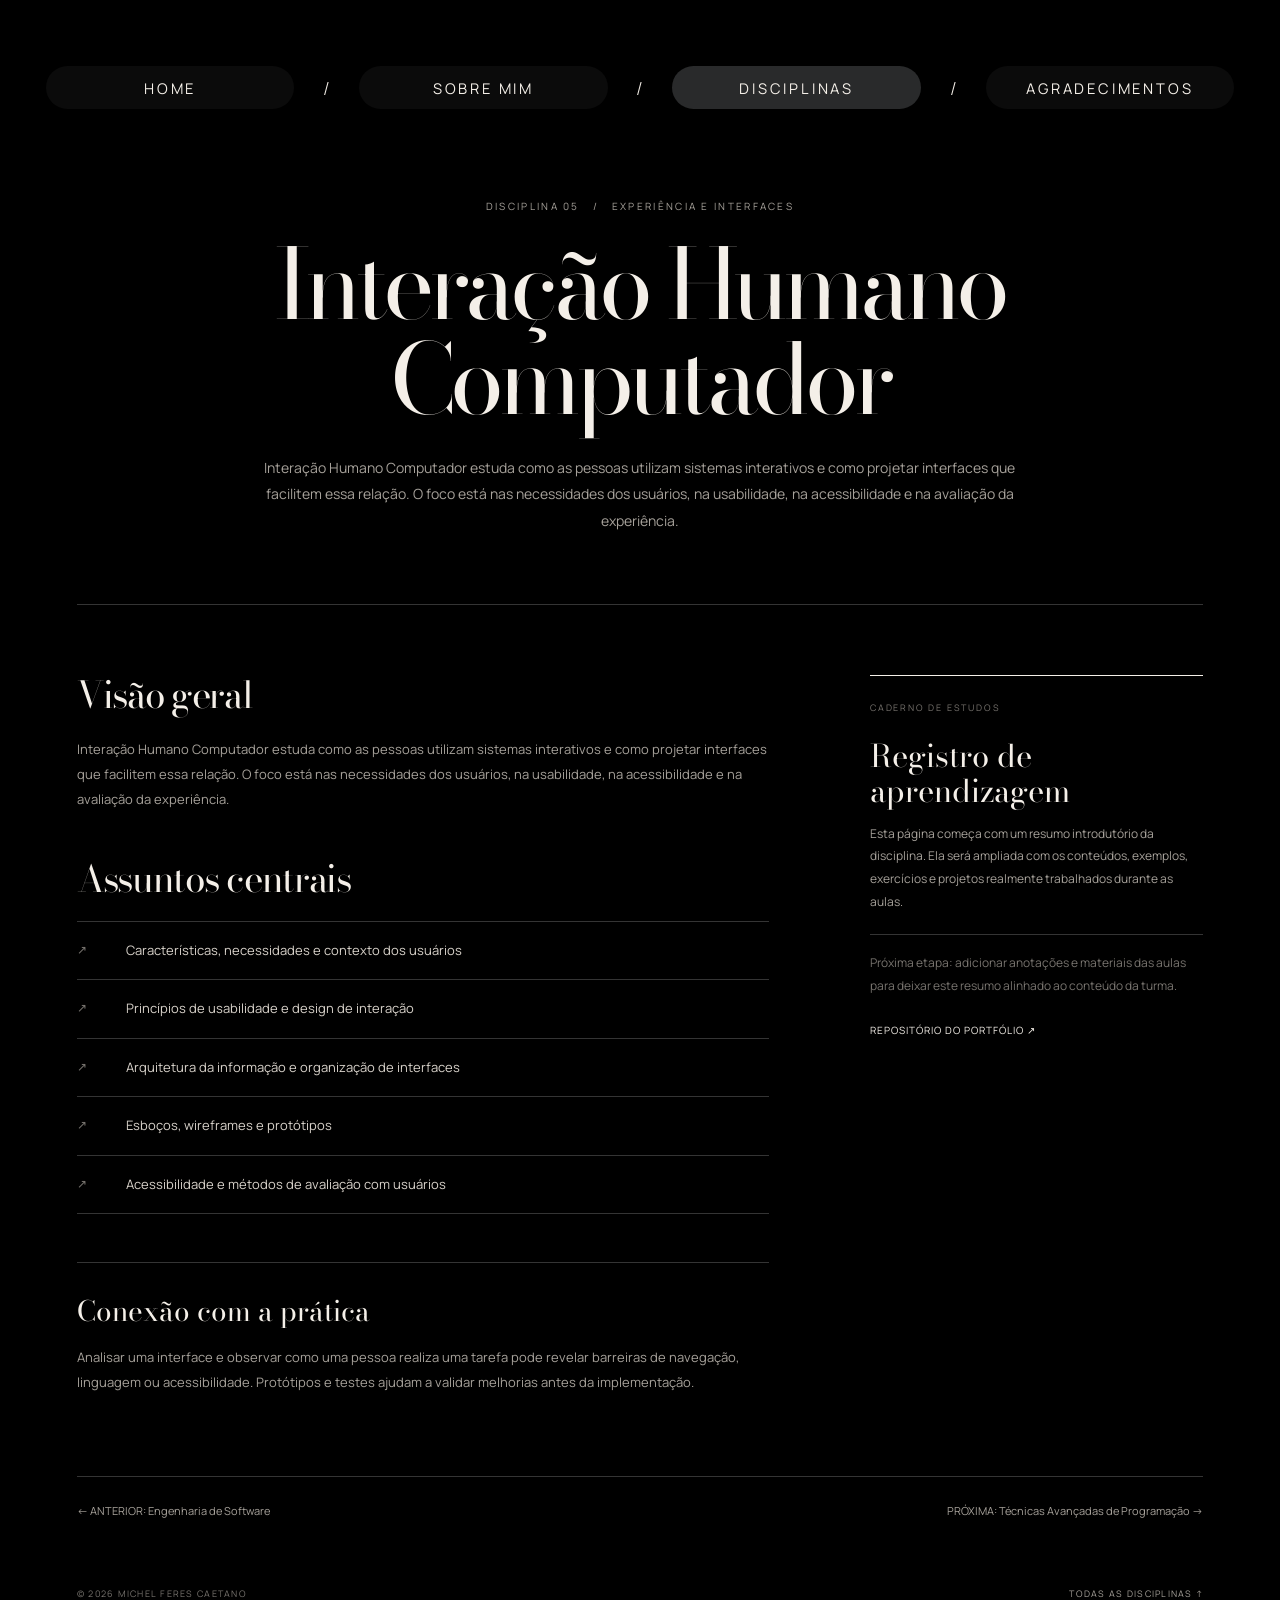
<file: disciplinas/interacao-humano-computador.html>
<!DOCTYPE html>
<html lang="pt-BR">
<head>
  <meta charset="UTF-8">
  <meta name="viewport" content="width=device-width, initial-scale=1">
  <meta name="description" content="Interação Humano Computador: resumo e registro de aprendizagem de Michel Feres na graduação em Análise e Desenvolvimento de Sistemas.">
  <meta name="theme-color" content="#000000">
  <title>Interação Humano Computador — Michel Feres</title>
  <link rel="preconnect" href="https://fonts.googleapis.com">
  <link rel="preconnect" href="https://fonts.gstatic.com" crossorigin>
  <link href="https://fonts.googleapis.com/css2?family=Bodoni+Moda:opsz,wght@6..96,400;6..96,500&family=Manrope:wght@300;400;500;600;700&display=swap" rel="stylesheet">
  <link rel="stylesheet" href="../style.css">
  <link rel="icon" href="../icons/dark.svg" media="(prefers-color-scheme: light)">
  <link rel="icon" href="../icons/light.svg" media="(prefers-color-scheme: dark)">
</head>
<body>
  <div class="site-shell">
    <header class="site-header">
      <nav class="main-nav" aria-label="Navegação principal">
        <a class="nav-pill" href="../index.html#home">HOME</a>
        <span class="nav-divider" aria-hidden="true">/</span>
        <a class="nav-pill" href="../index.html#sobre-mim">SOBRE MIM</a>
        <span class="nav-divider" aria-hidden="true">/</span>
        <a class="nav-pill active" href="../index.html#disciplinas">DISCIPLINAS</a>
        <span class="nav-divider" aria-hidden="true">/</span>
        <a class="nav-pill" href="../index.html#agradecimentos">AGRADECIMENTOS</a>
      </nav>
    </header>

    <main class="course-page">
      <section class="course-hero">
        <p class="course-kicker">DISCIPLINA 05 &nbsp; / &nbsp; EXPERIÊNCIA E INTERFACES</p>
        <h1>Interação Humano Computador</h1>
        <p class="course-summary">Interação Humano Computador estuda como as pessoas utilizam sistemas interativos e como projetar interfaces que facilitem essa relação. O foco está nas necessidades dos usuários, na usabilidade, na acessibilidade e na avaliação da experiência.</p>
      </section>

      <section class="course-content">
        <div class="course-main">
          <h2>Visão geral</h2>
          <p>Interação Humano Computador estuda como as pessoas utilizam sistemas interativos e como projetar interfaces que facilitem essa relação. O foco está nas necessidades dos usuários, na usabilidade, na acessibilidade e na avaliação da experiência.</p>

          <h2>Assuntos centrais</h2>
          <ul class="topic-list">
          <li>Características, necessidades e contexto dos usuários</li>
          <li>Princípios de usabilidade e design de interação</li>
          <li>Arquitetura da informação e organização de interfaces</li>
          <li>Esboços, wireframes e protótipos</li>
          <li>Acessibilidade e métodos de avaliação com usuários</li>
          </ul>

          <div class="practice-box">
            <h3>Conexão com a prática</h3>
            <p>Analisar uma interface e observar como uma pessoa realiza uma tarefa pode revelar barreiras de navegação, linguagem ou acessibilidade. Protótipos e testes ajudam a validar melhorias antes da implementação.</p>
          </div>
        </div>

        <aside class="learning-card">
          <span class="card-kicker">CADERNO DE ESTUDOS</span>
          <h2>Registro de aprendizagem</h2>
          <p>Esta página começa com um resumo introdutório da disciplina. Ela será ampliada com os conteúdos, exemplos, exercícios e projetos realmente trabalhados durante as aulas.</p>
          <p class="learning-hint">Próxima etapa: adicionar anotações e materiais das aulas para deixar este resumo alinhado ao conteúdo da turma.</p>
          <a href="https://github.com/michel-feres/michel-feres.github.io" target="_blank" rel="noopener noreferrer">REPOSITÓRIO DO PORTFÓLIO ↗</a>
        </aside>
      </section>

      <nav class="course-pagination" aria-label="Navegação entre disciplinas">
        <a href="engenharia-de-software.html">← ANTERIOR: Engenharia de Software</a>
        <a class="next" href="programacao-avancada.html">PRÓXIMA: Técnicas Avançadas de Programação →</a>
      </nav>
    </main>

    <footer class="site-footer course-footer">
      <span>© 2026 MICHEL FERES CAETANO</span>
      <a href="../index.html#disciplinas">TODAS AS DISCIPLINAS ↑</a>
    </footer>
  </div>
</body>
</html>
</file>
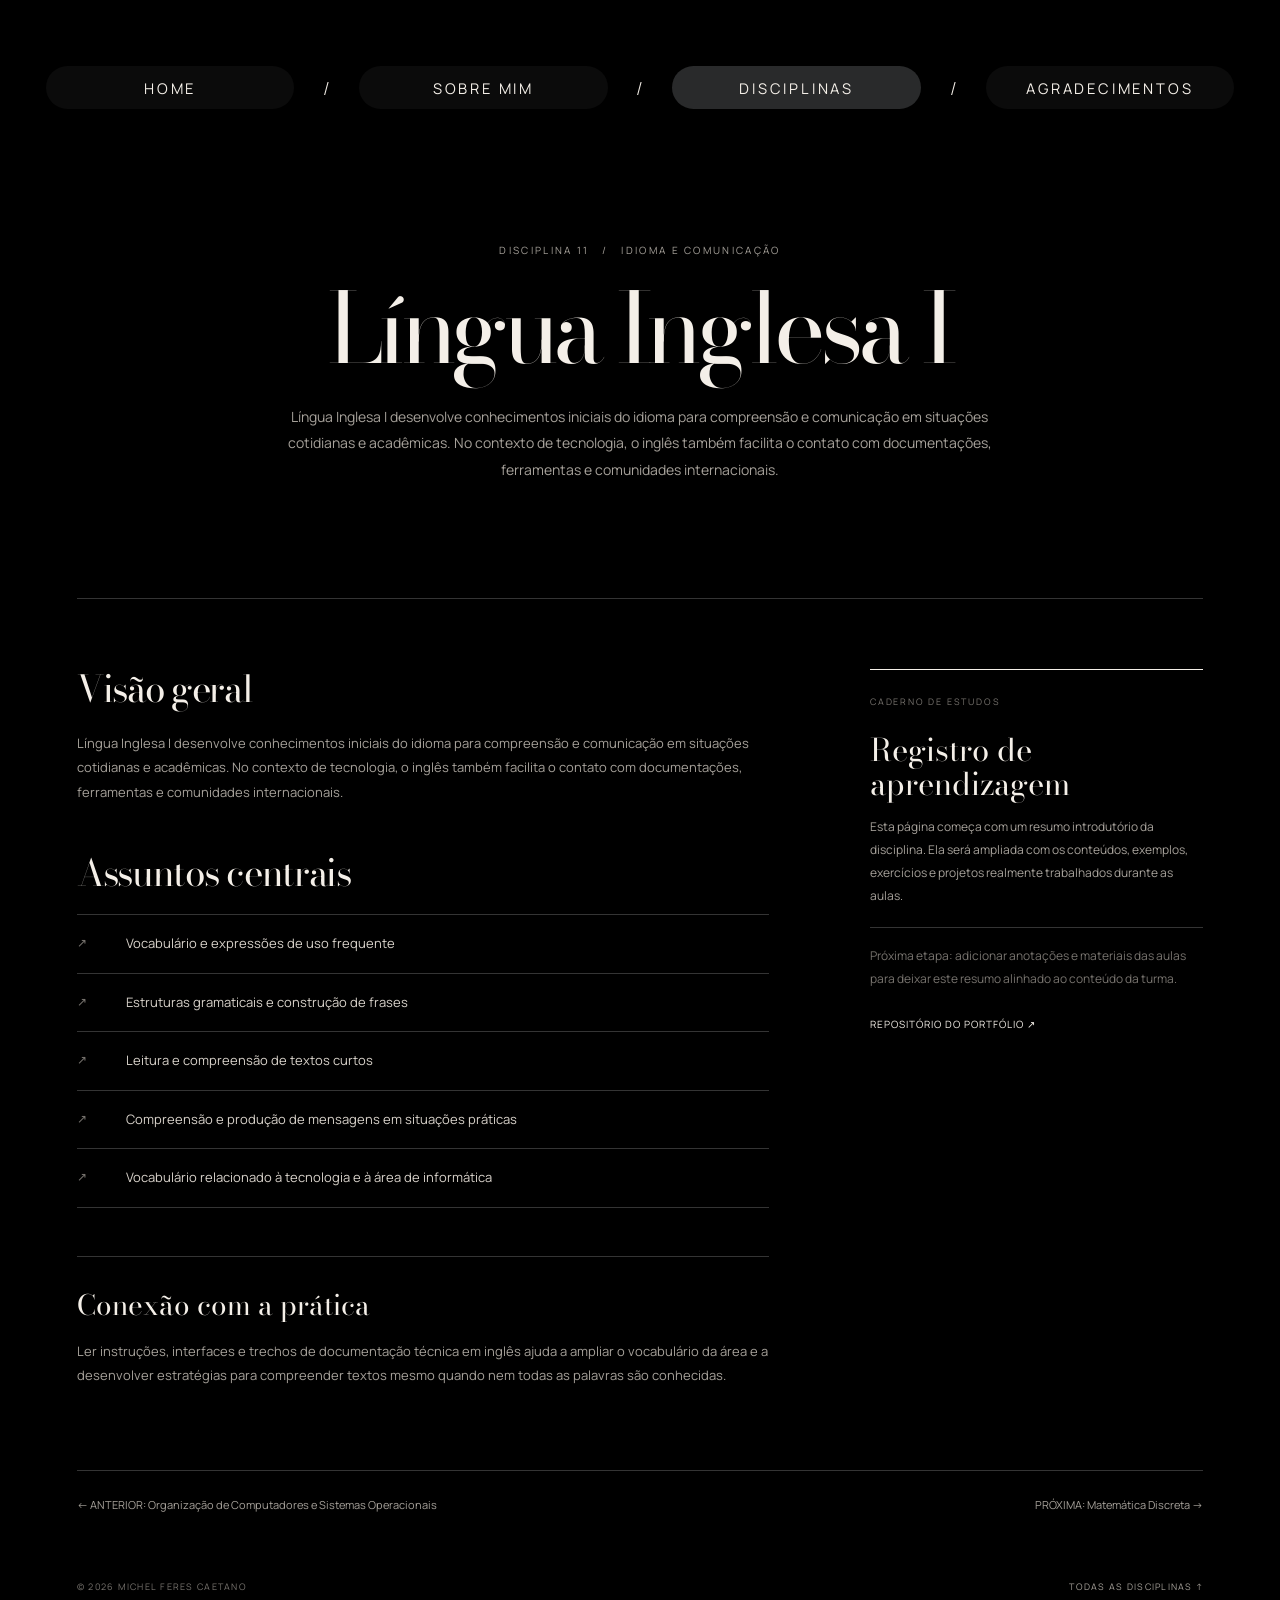
<file: disciplinas/lingua-inglesa-i.html>
<!DOCTYPE html>
<html lang="pt-BR">
<head>
  <meta charset="UTF-8">
  <meta name="viewport" content="width=device-width, initial-scale=1">
  <meta name="description" content="Língua Inglesa I: resumo e registro de aprendizagem de Michel Feres na graduação em Análise e Desenvolvimento de Sistemas.">
  <meta name="theme-color" content="#000000">
  <title>Língua Inglesa I — Michel Feres</title>
  <link rel="preconnect" href="https://fonts.googleapis.com">
  <link rel="preconnect" href="https://fonts.gstatic.com" crossorigin>
  <link href="https://fonts.googleapis.com/css2?family=Bodoni+Moda:opsz,wght@6..96,400;6..96,500&family=Manrope:wght@300;400;500;600;700&display=swap" rel="stylesheet">
  <link rel="stylesheet" href="../style.css">
  <link rel="icon" href="../icons/dark.svg" media="(prefers-color-scheme: light)">
  <link rel="icon" href="../icons/light.svg" media="(prefers-color-scheme: dark)">
</head>
<body>
  <div class="site-shell">
    <header class="site-header">
      <nav class="main-nav" aria-label="Navegação principal">
        <a class="nav-pill" href="../index.html#home">HOME</a>
        <span class="nav-divider" aria-hidden="true">/</span>
        <a class="nav-pill" href="../index.html#sobre-mim">SOBRE MIM</a>
        <span class="nav-divider" aria-hidden="true">/</span>
        <a class="nav-pill active" href="../index.html#disciplinas">DISCIPLINAS</a>
        <span class="nav-divider" aria-hidden="true">/</span>
        <a class="nav-pill" href="../index.html#agradecimentos">AGRADECIMENTOS</a>
      </nav>
    </header>

    <main class="course-page">
      <section class="course-hero">
        <p class="course-kicker">DISCIPLINA 11 &nbsp; / &nbsp; IDIOMA E COMUNICAÇÃO</p>
        <h1>Língua Inglesa I</h1>
        <p class="course-summary">Língua Inglesa I desenvolve conhecimentos iniciais do idioma para compreensão e comunicação em situações cotidianas e acadêmicas. No contexto de tecnologia, o inglês também facilita o contato com documentações, ferramentas e comunidades internacionais.</p>
      </section>

      <section class="course-content">
        <div class="course-main">
          <h2>Visão geral</h2>
          <p>Língua Inglesa I desenvolve conhecimentos iniciais do idioma para compreensão e comunicação em situações cotidianas e acadêmicas. No contexto de tecnologia, o inglês também facilita o contato com documentações, ferramentas e comunidades internacionais.</p>

          <h2>Assuntos centrais</h2>
          <ul class="topic-list">
          <li>Vocabulário e expressões de uso frequente</li>
          <li>Estruturas gramaticais e construção de frases</li>
          <li>Leitura e compreensão de textos curtos</li>
          <li>Compreensão e produção de mensagens em situações práticas</li>
          <li>Vocabulário relacionado à tecnologia e à área de informática</li>
          </ul>

          <div class="practice-box">
            <h3>Conexão com a prática</h3>
            <p>Ler instruções, interfaces e trechos de documentação técnica em inglês ajuda a ampliar o vocabulário da área e a desenvolver estratégias para compreender textos mesmo quando nem todas as palavras são conhecidas.</p>
          </div>
        </div>

        <aside class="learning-card">
          <span class="card-kicker">CADERNO DE ESTUDOS</span>
          <h2>Registro de aprendizagem</h2>
          <p>Esta página começa com um resumo introdutório da disciplina. Ela será ampliada com os conteúdos, exemplos, exercícios e projetos realmente trabalhados durante as aulas.</p>
          <p class="learning-hint">Próxima etapa: adicionar anotações e materiais das aulas para deixar este resumo alinhado ao conteúdo da turma.</p>
          <a href="https://github.com/michel-feres/michel-feres.github.io" target="_blank" rel="noopener noreferrer">REPOSITÓRIO DO PORTFÓLIO ↗</a>
        </aside>
      </section>

      <nav class="course-pagination" aria-label="Navegação entre disciplinas">
        <a href="organizacao-computadores-sistemas-operacionais.html">← ANTERIOR: Organização de Computadores e Sistemas Operacionais</a>
        <a class="next" href="matematica-discreta.html">PRÓXIMA: Matemática Discreta →</a>
      </nav>
    </main>

    <footer class="site-footer course-footer">
      <span>© 2026 MICHEL FERES CAETANO</span>
      <a href="../index.html#disciplinas">TODAS AS DISCIPLINAS ↑</a>
    </footer>
  </div>
</body>
</html>
</file>
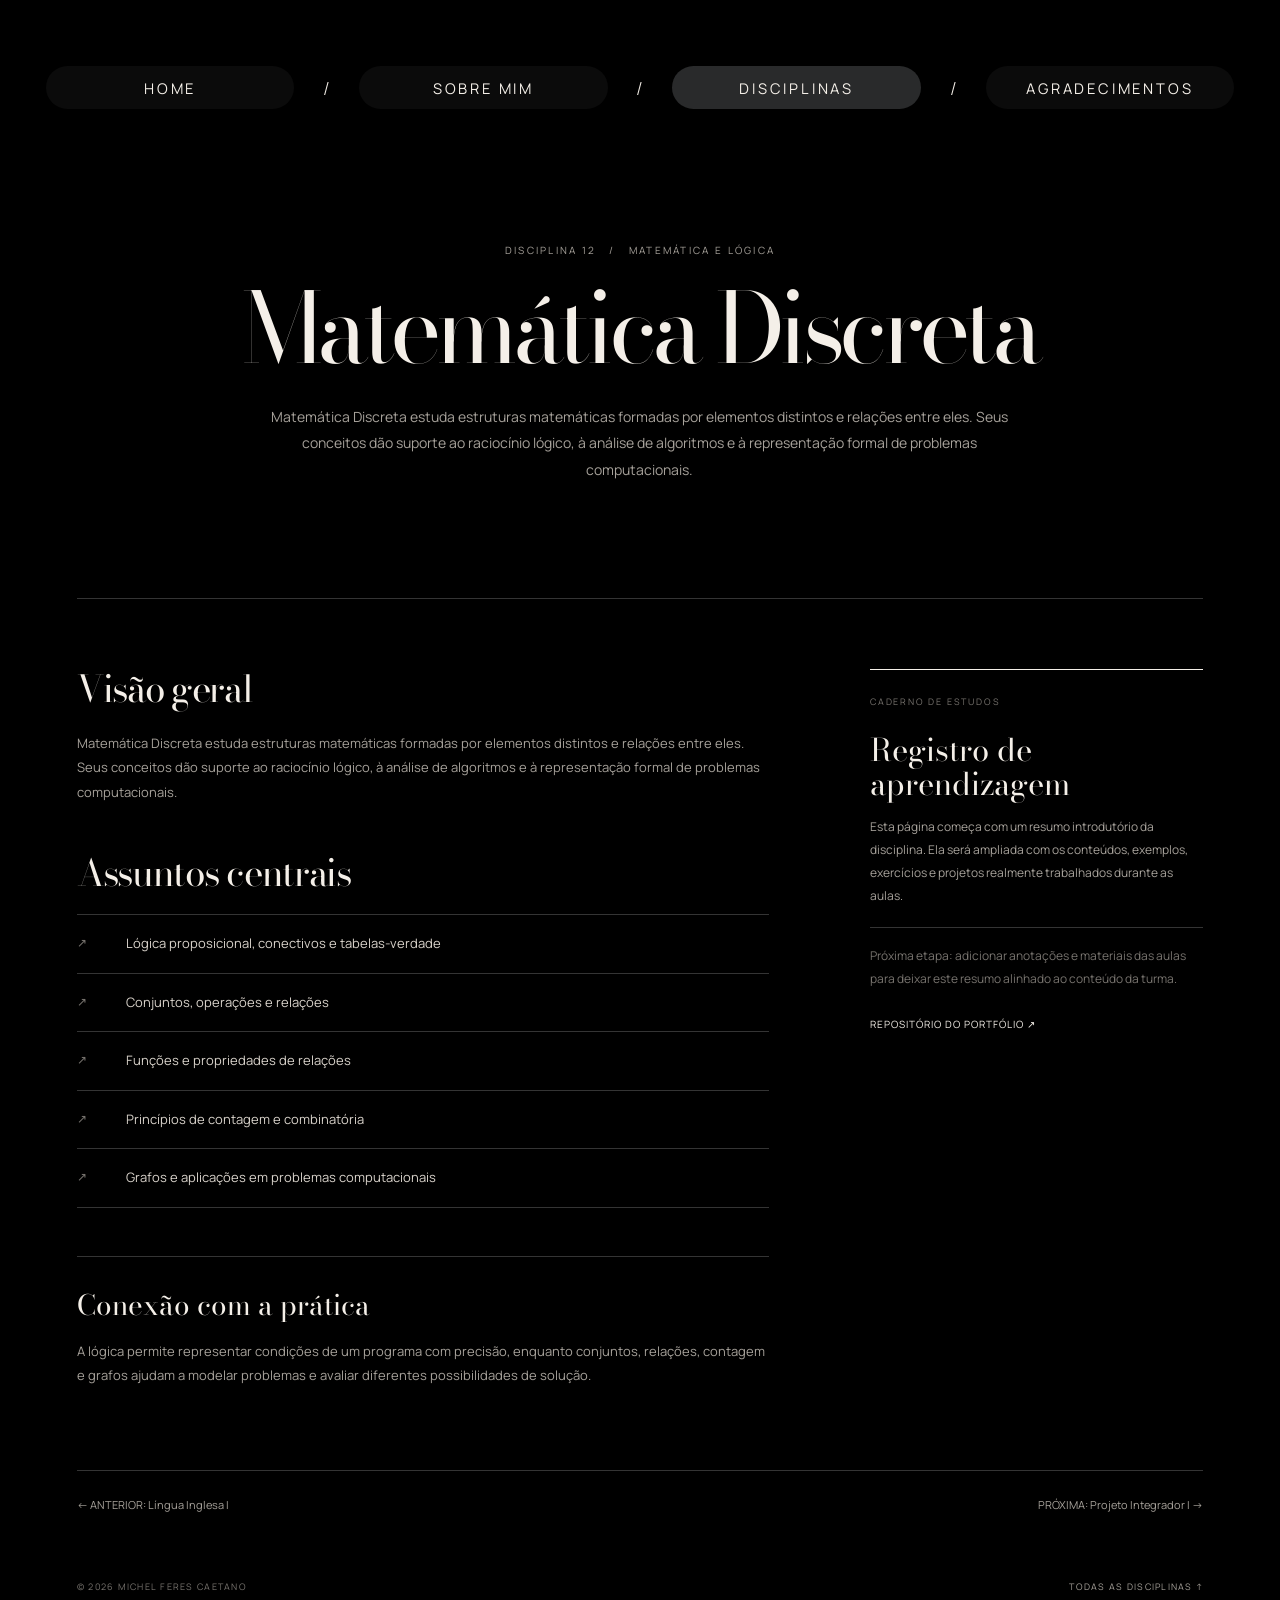
<file: disciplinas/matematica-discreta.html>
<!DOCTYPE html>
<html lang="pt-BR">
<head>
  <meta charset="UTF-8">
  <meta name="viewport" content="width=device-width, initial-scale=1">
  <meta name="description" content="Matemática Discreta: resumo e registro de aprendizagem de Michel Feres na graduação em Análise e Desenvolvimento de Sistemas.">
  <meta name="theme-color" content="#000000">
  <title>Matemática Discreta — Michel Feres</title>
  <link rel="preconnect" href="https://fonts.googleapis.com">
  <link rel="preconnect" href="https://fonts.gstatic.com" crossorigin>
  <link href="https://fonts.googleapis.com/css2?family=Bodoni+Moda:opsz,wght@6..96,400;6..96,500&family=Manrope:wght@300;400;500;600;700&display=swap" rel="stylesheet">
  <link rel="stylesheet" href="../style.css">
  <link rel="icon" href="../icons/dark.svg" media="(prefers-color-scheme: light)">
  <link rel="icon" href="../icons/light.svg" media="(prefers-color-scheme: dark)">
</head>
<body>
  <div class="site-shell">
    <header class="site-header">
      <nav class="main-nav" aria-label="Navegação principal">
        <a class="nav-pill" href="../index.html#home">HOME</a>
        <span class="nav-divider" aria-hidden="true">/</span>
        <a class="nav-pill" href="../index.html#sobre-mim">SOBRE MIM</a>
        <span class="nav-divider" aria-hidden="true">/</span>
        <a class="nav-pill active" href="../index.html#disciplinas">DISCIPLINAS</a>
        <span class="nav-divider" aria-hidden="true">/</span>
        <a class="nav-pill" href="../index.html#agradecimentos">AGRADECIMENTOS</a>
      </nav>
    </header>

    <main class="course-page">
      <section class="course-hero">
        <p class="course-kicker">DISCIPLINA 12 &nbsp; / &nbsp; MATEMÁTICA E LÓGICA</p>
        <h1>Matemática Discreta</h1>
        <p class="course-summary">Matemática Discreta estuda estruturas matemáticas formadas por elementos distintos e relações entre eles. Seus conceitos dão suporte ao raciocínio lógico, à análise de algoritmos e à representação formal de problemas computacionais.</p>
      </section>

      <section class="course-content">
        <div class="course-main">
          <h2>Visão geral</h2>
          <p>Matemática Discreta estuda estruturas matemáticas formadas por elementos distintos e relações entre eles. Seus conceitos dão suporte ao raciocínio lógico, à análise de algoritmos e à representação formal de problemas computacionais.</p>

          <h2>Assuntos centrais</h2>
          <ul class="topic-list">
          <li>Lógica proposicional, conectivos e tabelas-verdade</li>
          <li>Conjuntos, operações e relações</li>
          <li>Funções e propriedades de relações</li>
          <li>Princípios de contagem e combinatória</li>
          <li>Grafos e aplicações em problemas computacionais</li>
          </ul>

          <div class="practice-box">
            <h3>Conexão com a prática</h3>
            <p>A lógica permite representar condições de um programa com precisão, enquanto conjuntos, relações, contagem e grafos ajudam a modelar problemas e avaliar diferentes possibilidades de solução.</p>
          </div>
        </div>

        <aside class="learning-card">
          <span class="card-kicker">CADERNO DE ESTUDOS</span>
          <h2>Registro de aprendizagem</h2>
          <p>Esta página começa com um resumo introdutório da disciplina. Ela será ampliada com os conteúdos, exemplos, exercícios e projetos realmente trabalhados durante as aulas.</p>
          <p class="learning-hint">Próxima etapa: adicionar anotações e materiais das aulas para deixar este resumo alinhado ao conteúdo da turma.</p>
          <a href="https://github.com/michel-feres/michel-feres.github.io" target="_blank" rel="noopener noreferrer">REPOSITÓRIO DO PORTFÓLIO ↗</a>
        </aside>
      </section>

      <nav class="course-pagination" aria-label="Navegação entre disciplinas">
        <a href="lingua-inglesa-i.html">← ANTERIOR: Língua Inglesa I</a>
        <a class="next" href="projeto-integrador-i.html">PRÓXIMA: Projeto Integrador I →</a>
      </nav>
    </main>

    <footer class="site-footer course-footer">
      <span>© 2026 MICHEL FERES CAETANO</span>
      <a href="../index.html#disciplinas">TODAS AS DISCIPLINAS ↑</a>
    </footer>
  </div>
</body>
</html>
</file>
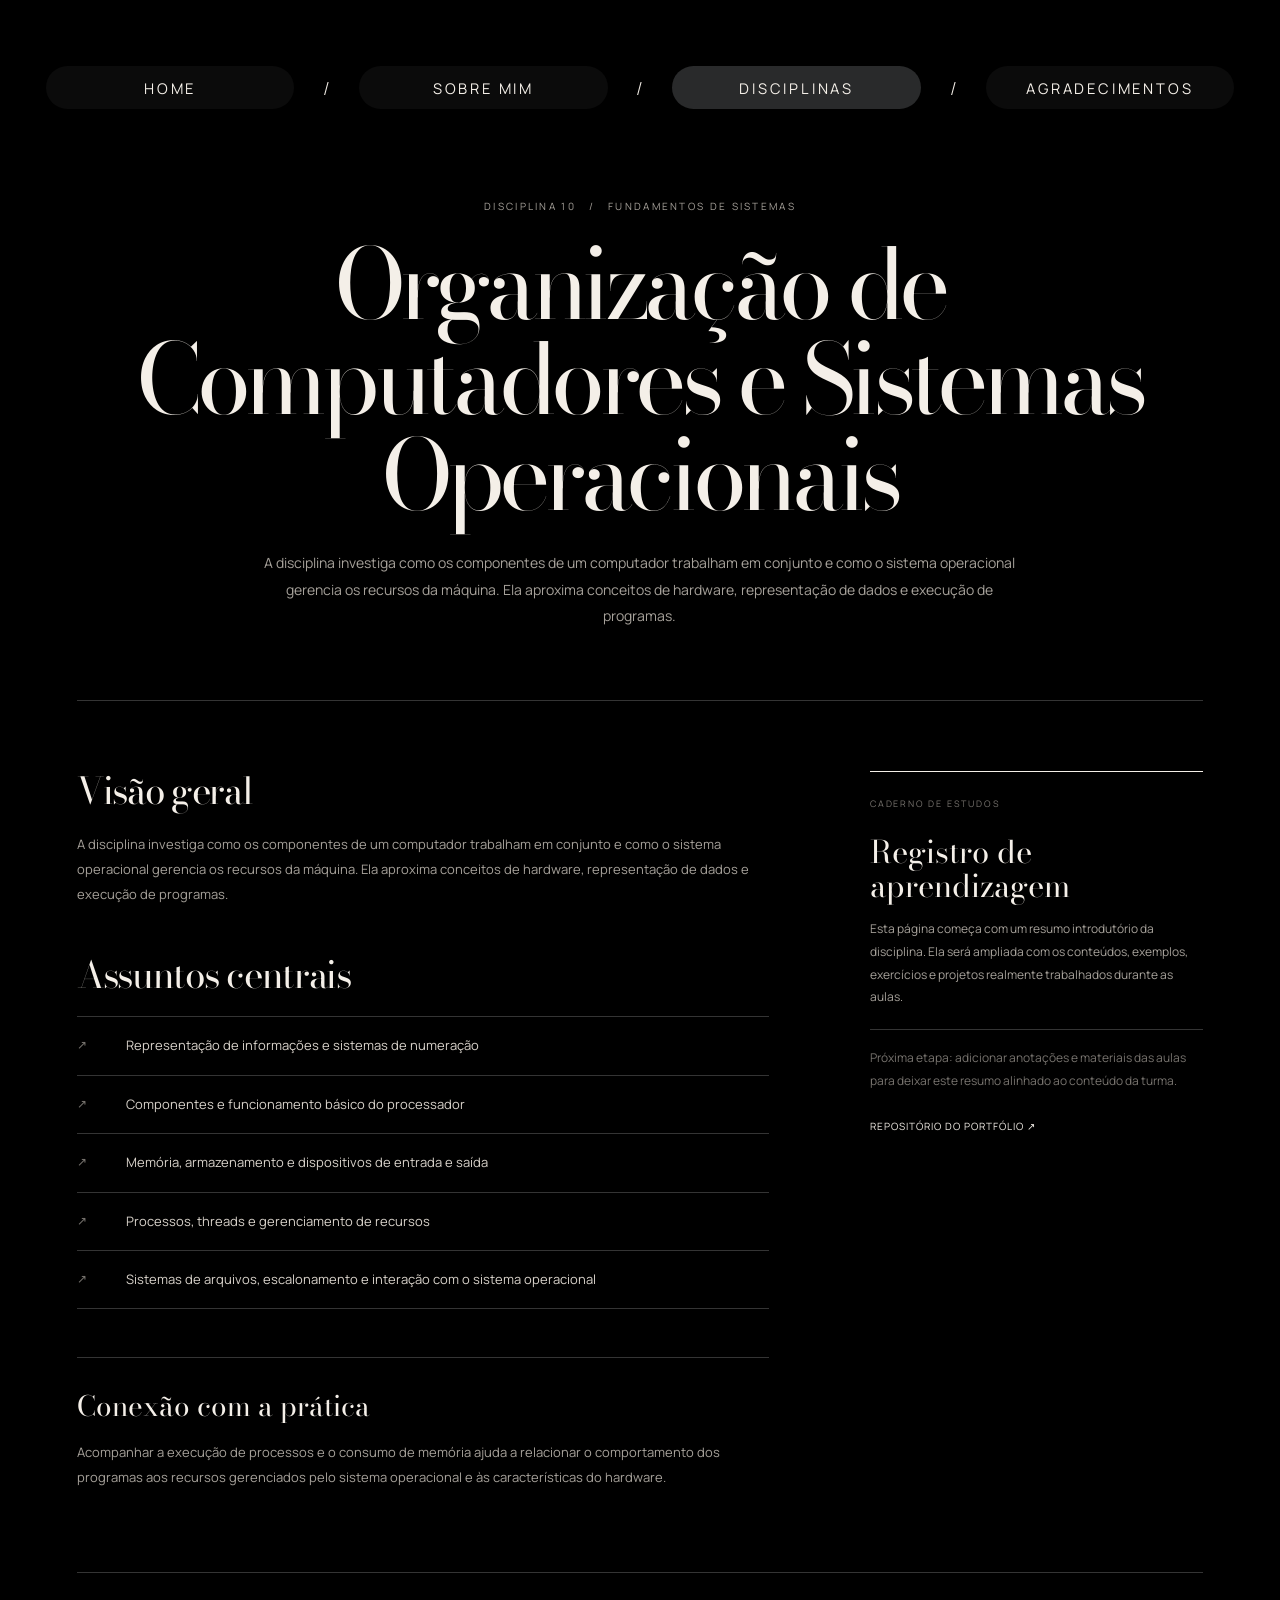
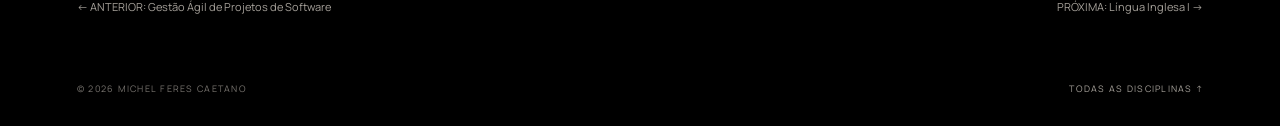
<file: disciplinas/organizacao-computadores-sistemas-operacionais.html>
<!DOCTYPE html>
<html lang="pt-BR">
<head>
  <meta charset="UTF-8">
  <meta name="viewport" content="width=device-width, initial-scale=1">
  <meta name="description" content="Organização de Computadores e Sistemas Operacionais: resumo e registro de aprendizagem de Michel Feres na graduação em Análise e Desenvolvimento de Sistemas.">
  <meta name="theme-color" content="#000000">
  <title>Organização de Computadores e Sistemas Operacionais — Michel Feres</title>
  <link rel="preconnect" href="https://fonts.googleapis.com">
  <link rel="preconnect" href="https://fonts.gstatic.com" crossorigin>
  <link href="https://fonts.googleapis.com/css2?family=Bodoni+Moda:opsz,wght@6..96,400;6..96,500&family=Manrope:wght@300;400;500;600;700&display=swap" rel="stylesheet">
  <link rel="stylesheet" href="../style.css">
  <link rel="icon" href="../icons/dark.svg" media="(prefers-color-scheme: light)">
  <link rel="icon" href="../icons/light.svg" media="(prefers-color-scheme: dark)">
</head>
<body>
  <div class="site-shell">
    <header class="site-header">
      <nav class="main-nav" aria-label="Navegação principal">
        <a class="nav-pill" href="../index.html#home">HOME</a>
        <span class="nav-divider" aria-hidden="true">/</span>
        <a class="nav-pill" href="../index.html#sobre-mim">SOBRE MIM</a>
        <span class="nav-divider" aria-hidden="true">/</span>
        <a class="nav-pill active" href="../index.html#disciplinas">DISCIPLINAS</a>
        <span class="nav-divider" aria-hidden="true">/</span>
        <a class="nav-pill" href="../index.html#agradecimentos">AGRADECIMENTOS</a>
      </nav>
    </header>

    <main class="course-page">
      <section class="course-hero">
        <p class="course-kicker">DISCIPLINA 10 &nbsp; / &nbsp; FUNDAMENTOS DE SISTEMAS</p>
        <h1>Organização de Computadores e Sistemas Operacionais</h1>
        <p class="course-summary">A disciplina investiga como os componentes de um computador trabalham em conjunto e como o sistema operacional gerencia os recursos da máquina. Ela aproxima conceitos de hardware, representação de dados e execução de programas.</p>
      </section>

      <section class="course-content">
        <div class="course-main">
          <h2>Visão geral</h2>
          <p>A disciplina investiga como os componentes de um computador trabalham em conjunto e como o sistema operacional gerencia os recursos da máquina. Ela aproxima conceitos de hardware, representação de dados e execução de programas.</p>

          <h2>Assuntos centrais</h2>
          <ul class="topic-list">
          <li>Representação de informações e sistemas de numeração</li>
          <li>Componentes e funcionamento básico do processador</li>
          <li>Memória, armazenamento e dispositivos de entrada e saída</li>
          <li>Processos, threads e gerenciamento de recursos</li>
          <li>Sistemas de arquivos, escalonamento e interação com o sistema operacional</li>
          </ul>

          <div class="practice-box">
            <h3>Conexão com a prática</h3>
            <p>Acompanhar a execução de processos e o consumo de memória ajuda a relacionar o comportamento dos programas aos recursos gerenciados pelo sistema operacional e às características do hardware.</p>
          </div>
        </div>

        <aside class="learning-card">
          <span class="card-kicker">CADERNO DE ESTUDOS</span>
          <h2>Registro de aprendizagem</h2>
          <p>Esta página começa com um resumo introdutório da disciplina. Ela será ampliada com os conteúdos, exemplos, exercícios e projetos realmente trabalhados durante as aulas.</p>
          <p class="learning-hint">Próxima etapa: adicionar anotações e materiais das aulas para deixar este resumo alinhado ao conteúdo da turma.</p>
          <a href="https://github.com/michel-feres/michel-feres.github.io" target="_blank" rel="noopener noreferrer">REPOSITÓRIO DO PORTFÓLIO ↗</a>
        </aside>
      </section>

      <nav class="course-pagination" aria-label="Navegação entre disciplinas">
        <a href="gestao-agil-projetos-software.html">← ANTERIOR: Gestão Ágil de Projetos de Software</a>
        <a class="next" href="lingua-inglesa-i.html">PRÓXIMA: Língua Inglesa I →</a>
      </nav>
    </main>

    <footer class="site-footer course-footer">
      <span>© 2026 MICHEL FERES CAETANO</span>
      <a href="../index.html#disciplinas">TODAS AS DISCIPLINAS ↑</a>
    </footer>
  </div>
</body>
</html>
</file>
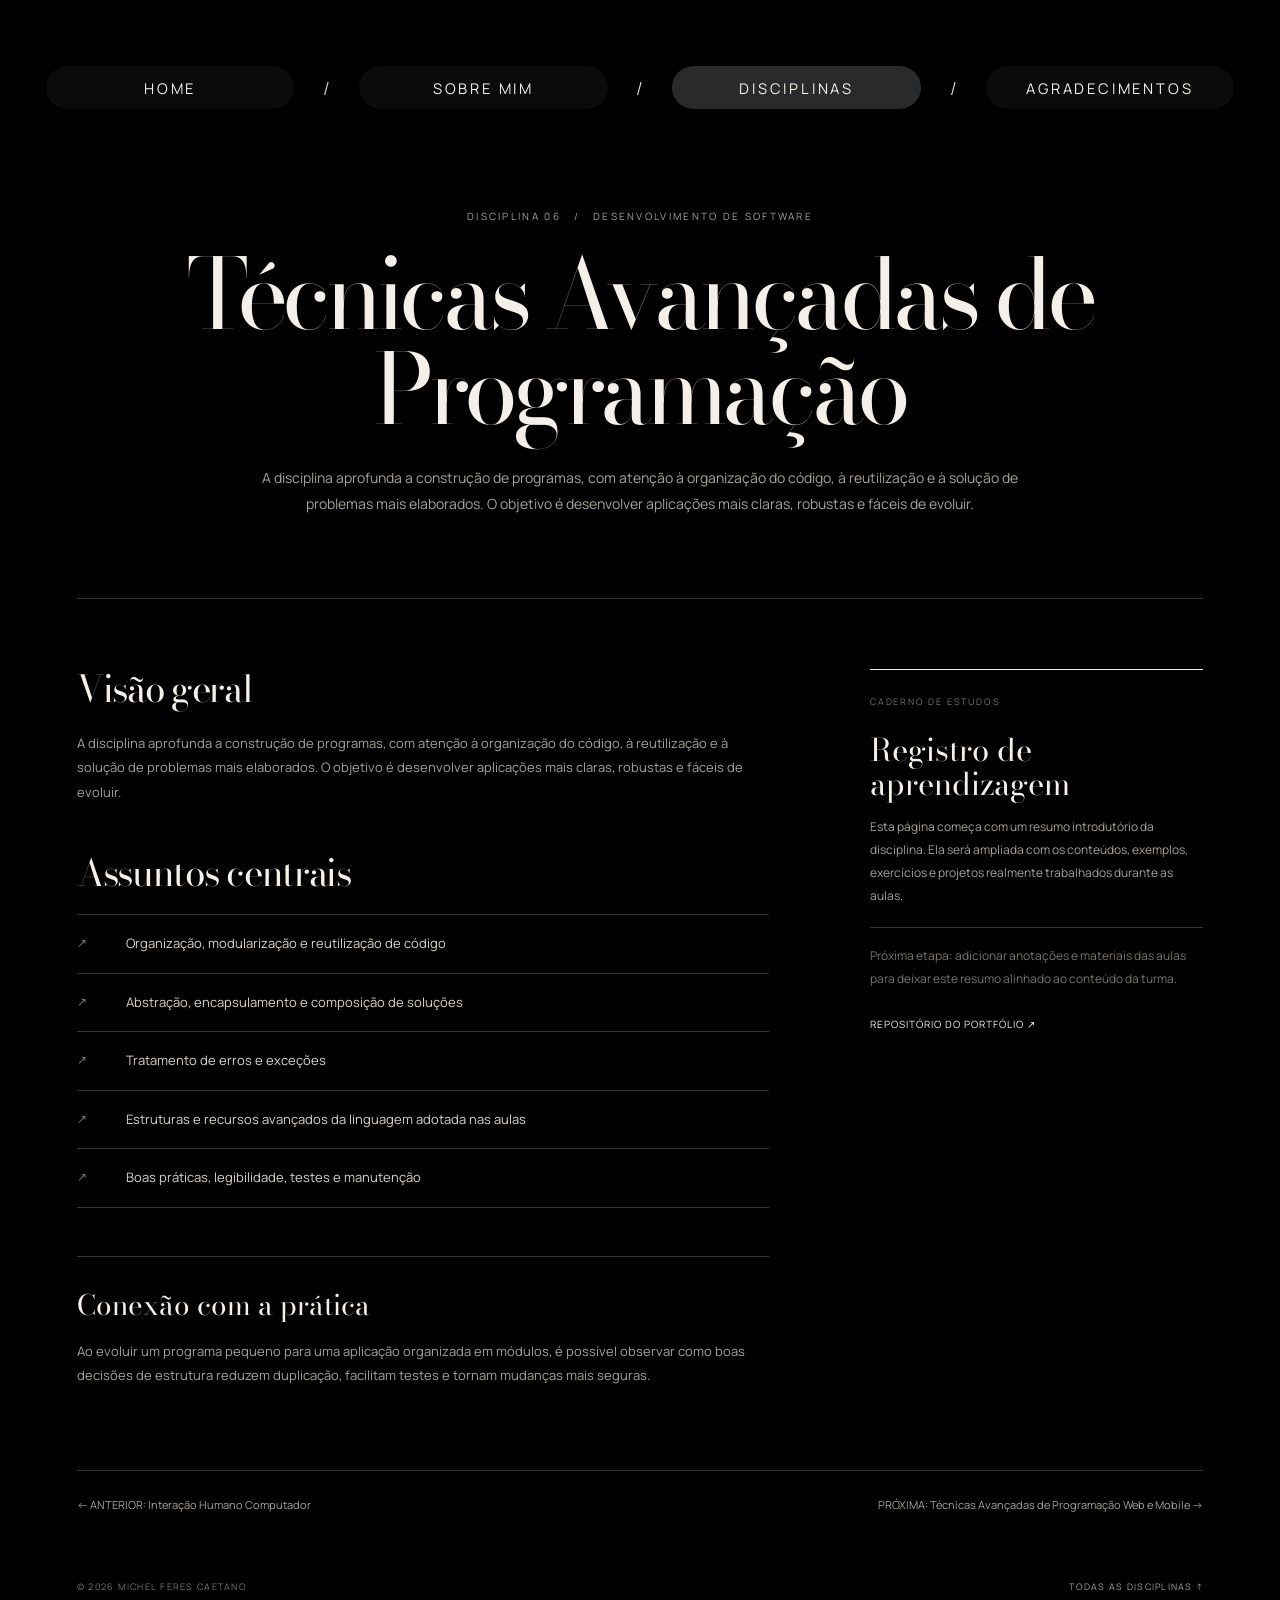
<file: disciplinas/programacao-avancada.html>
<!DOCTYPE html>
<html lang="pt-BR">
<head>
  <meta charset="UTF-8">
  <meta name="viewport" content="width=device-width, initial-scale=1">
  <meta name="description" content="Técnicas Avançadas de Programação: resumo e registro de aprendizagem de Michel Feres na graduação em Análise e Desenvolvimento de Sistemas.">
  <meta name="theme-color" content="#000000">
  <title>Técnicas Avançadas de Programação — Michel Feres</title>
  <link rel="preconnect" href="https://fonts.googleapis.com">
  <link rel="preconnect" href="https://fonts.gstatic.com" crossorigin>
  <link href="https://fonts.googleapis.com/css2?family=Bodoni+Moda:opsz,wght@6..96,400;6..96,500&family=Manrope:wght@300;400;500;600;700&display=swap" rel="stylesheet">
  <link rel="stylesheet" href="../style.css">
  <link rel="icon" href="../icons/dark.svg" media="(prefers-color-scheme: light)">
  <link rel="icon" href="../icons/light.svg" media="(prefers-color-scheme: dark)">
</head>
<body>
  <div class="site-shell">
    <header class="site-header">
      <nav class="main-nav" aria-label="Navegação principal">
        <a class="nav-pill" href="../index.html#home">HOME</a>
        <span class="nav-divider" aria-hidden="true">/</span>
        <a class="nav-pill" href="../index.html#sobre-mim">SOBRE MIM</a>
        <span class="nav-divider" aria-hidden="true">/</span>
        <a class="nav-pill active" href="../index.html#disciplinas">DISCIPLINAS</a>
        <span class="nav-divider" aria-hidden="true">/</span>
        <a class="nav-pill" href="../index.html#agradecimentos">AGRADECIMENTOS</a>
      </nav>
    </header>

    <main class="course-page">
      <section class="course-hero">
        <p class="course-kicker">DISCIPLINA 06 &nbsp; / &nbsp; DESENVOLVIMENTO DE SOFTWARE</p>
        <h1>Técnicas Avançadas de Programação</h1>
        <p class="course-summary">A disciplina aprofunda a construção de programas, com atenção à organização do código, à reutilização e à solução de problemas mais elaborados. O objetivo é desenvolver aplicações mais claras, robustas e fáceis de evoluir.</p>
      </section>

      <section class="course-content">
        <div class="course-main">
          <h2>Visão geral</h2>
          <p>A disciplina aprofunda a construção de programas, com atenção à organização do código, à reutilização e à solução de problemas mais elaborados. O objetivo é desenvolver aplicações mais claras, robustas e fáceis de evoluir.</p>

          <h2>Assuntos centrais</h2>
          <ul class="topic-list">
          <li>Organização, modularização e reutilização de código</li>
          <li>Abstração, encapsulamento e composição de soluções</li>
          <li>Tratamento de erros e exceções</li>
          <li>Estruturas e recursos avançados da linguagem adotada nas aulas</li>
          <li>Boas práticas, legibilidade, testes e manutenção</li>
          </ul>

          <div class="practice-box">
            <h3>Conexão com a prática</h3>
            <p>Ao evoluir um programa pequeno para uma aplicação organizada em módulos, é possível observar como boas decisões de estrutura reduzem duplicação, facilitam testes e tornam mudanças mais seguras.</p>
          </div>
        </div>

        <aside class="learning-card">
          <span class="card-kicker">CADERNO DE ESTUDOS</span>
          <h2>Registro de aprendizagem</h2>
          <p>Esta página começa com um resumo introdutório da disciplina. Ela será ampliada com os conteúdos, exemplos, exercícios e projetos realmente trabalhados durante as aulas.</p>
          <p class="learning-hint">Próxima etapa: adicionar anotações e materiais das aulas para deixar este resumo alinhado ao conteúdo da turma.</p>
          <a href="https://github.com/michel-feres/michel-feres.github.io" target="_blank" rel="noopener noreferrer">REPOSITÓRIO DO PORTFÓLIO ↗</a>
        </aside>
      </section>

      <nav class="course-pagination" aria-label="Navegação entre disciplinas">
        <a href="interacao-humano-computador.html">← ANTERIOR: Interação Humano Computador</a>
        <a class="next" href="programacao-web-mobile.html">PRÓXIMA: Técnicas Avançadas de Programação Web e Mobile →</a>
      </nav>
    </main>

    <footer class="site-footer course-footer">
      <span>© 2026 MICHEL FERES CAETANO</span>
      <a href="../index.html#disciplinas">TODAS AS DISCIPLINAS ↑</a>
    </footer>
  </div>
</body>
</html>
</file>
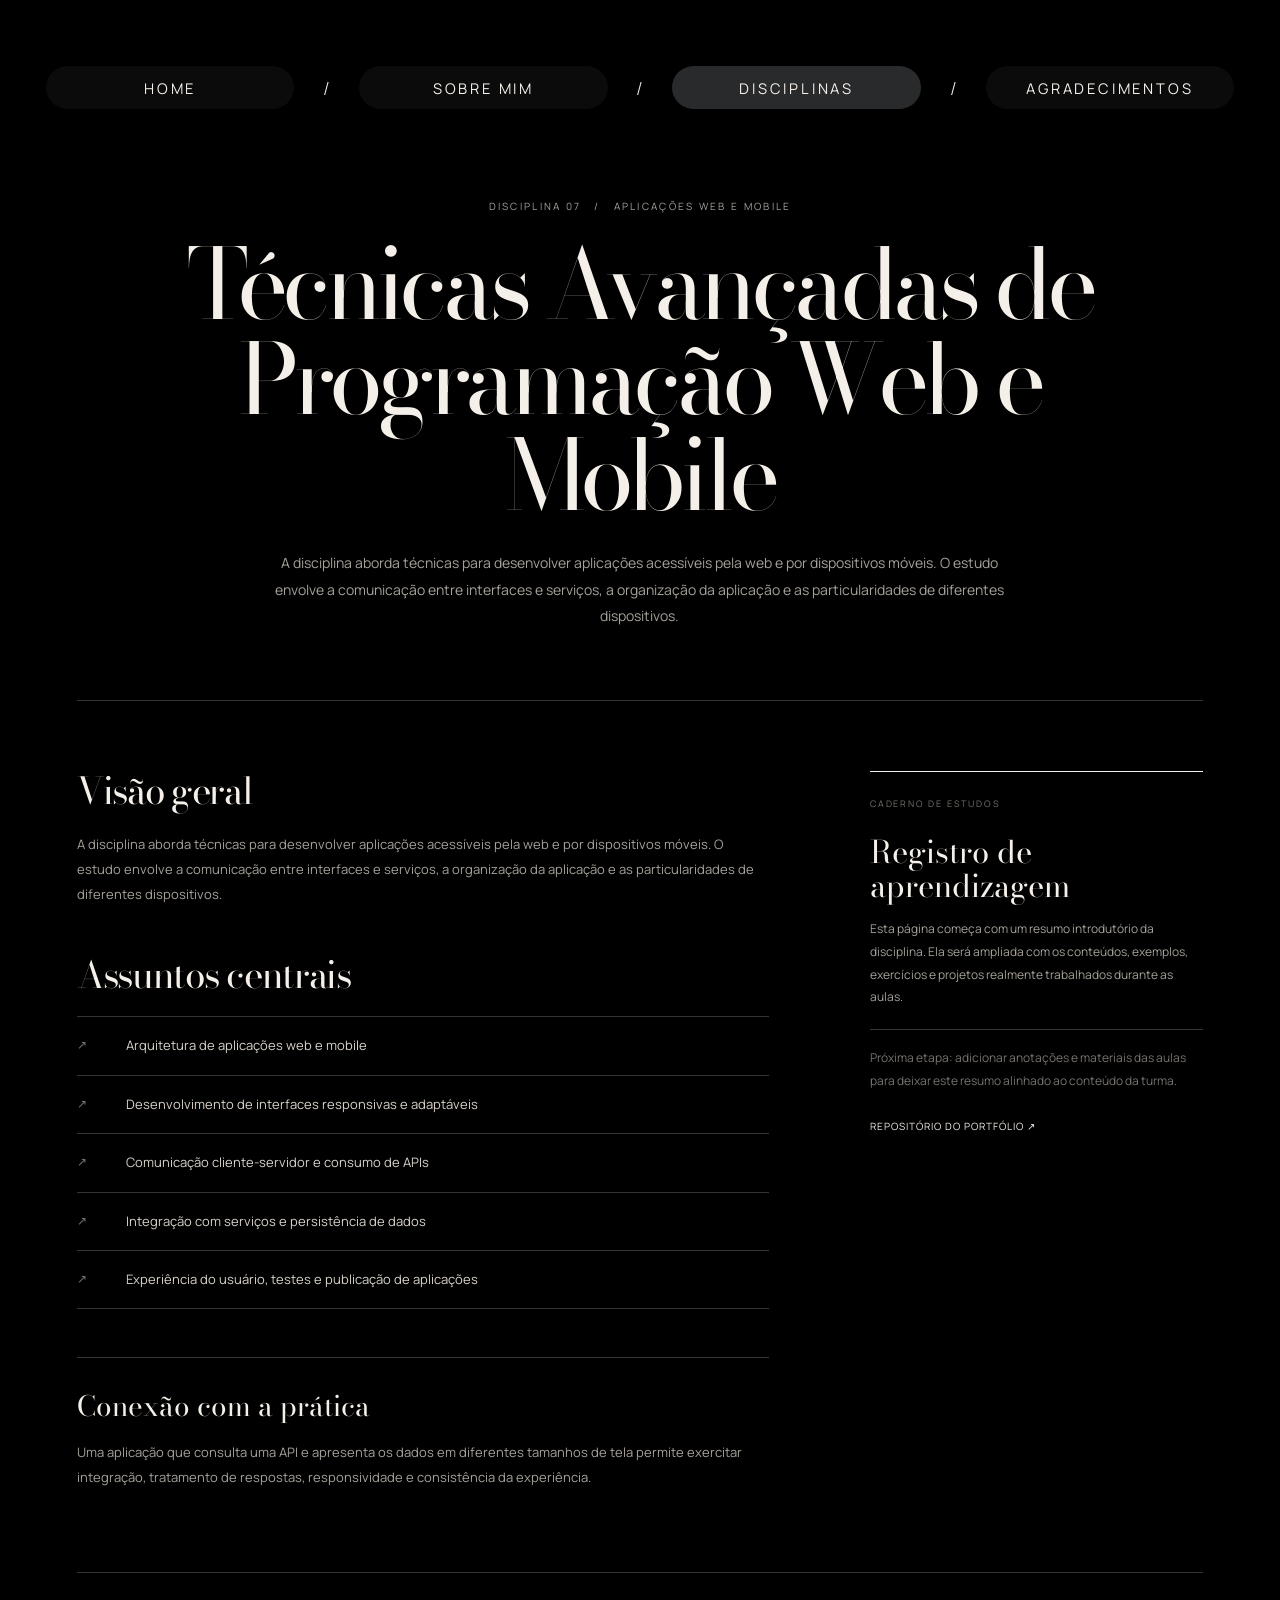
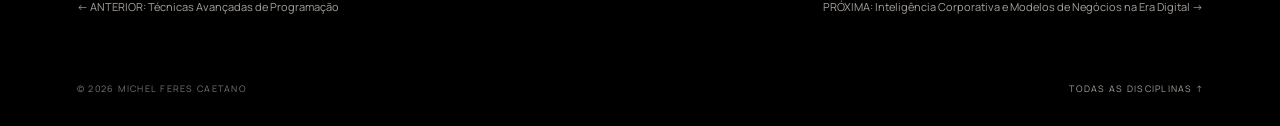
<file: disciplinas/programacao-web-mobile.html>
<!DOCTYPE html>
<html lang="pt-BR">
<head>
  <meta charset="UTF-8">
  <meta name="viewport" content="width=device-width, initial-scale=1">
  <meta name="description" content="Técnicas Avançadas de Programação Web e Mobile: resumo e registro de aprendizagem de Michel Feres na graduação em Análise e Desenvolvimento de Sistemas.">
  <meta name="theme-color" content="#000000">
  <title>Técnicas Avançadas de Programação Web e Mobile — Michel Feres</title>
  <link rel="preconnect" href="https://fonts.googleapis.com">
  <link rel="preconnect" href="https://fonts.gstatic.com" crossorigin>
  <link href="https://fonts.googleapis.com/css2?family=Bodoni+Moda:opsz,wght@6..96,400;6..96,500&family=Manrope:wght@300;400;500;600;700&display=swap" rel="stylesheet">
  <link rel="stylesheet" href="../style.css">
  <link rel="icon" href="../icons/dark.svg" media="(prefers-color-scheme: light)">
  <link rel="icon" href="../icons/light.svg" media="(prefers-color-scheme: dark)">
</head>
<body>
  <div class="site-shell">
    <header class="site-header">
      <nav class="main-nav" aria-label="Navegação principal">
        <a class="nav-pill" href="../index.html#home">HOME</a>
        <span class="nav-divider" aria-hidden="true">/</span>
        <a class="nav-pill" href="../index.html#sobre-mim">SOBRE MIM</a>
        <span class="nav-divider" aria-hidden="true">/</span>
        <a class="nav-pill active" href="../index.html#disciplinas">DISCIPLINAS</a>
        <span class="nav-divider" aria-hidden="true">/</span>
        <a class="nav-pill" href="../index.html#agradecimentos">AGRADECIMENTOS</a>
      </nav>
    </header>

    <main class="course-page">
      <section class="course-hero">
        <p class="course-kicker">DISCIPLINA 07 &nbsp; / &nbsp; APLICAÇÕES WEB E MOBILE</p>
        <h1>Técnicas Avançadas de Programação Web e Mobile</h1>
        <p class="course-summary">A disciplina aborda técnicas para desenvolver aplicações acessíveis pela web e por dispositivos móveis. O estudo envolve a comunicação entre interfaces e serviços, a organização da aplicação e as particularidades de diferentes dispositivos.</p>
      </section>

      <section class="course-content">
        <div class="course-main">
          <h2>Visão geral</h2>
          <p>A disciplina aborda técnicas para desenvolver aplicações acessíveis pela web e por dispositivos móveis. O estudo envolve a comunicação entre interfaces e serviços, a organização da aplicação e as particularidades de diferentes dispositivos.</p>

          <h2>Assuntos centrais</h2>
          <ul class="topic-list">
          <li>Arquitetura de aplicações web e mobile</li>
          <li>Desenvolvimento de interfaces responsivas e adaptáveis</li>
          <li>Comunicação cliente-servidor e consumo de APIs</li>
          <li>Integração com serviços e persistência de dados</li>
          <li>Experiência do usuário, testes e publicação de aplicações</li>
          </ul>

          <div class="practice-box">
            <h3>Conexão com a prática</h3>
            <p>Uma aplicação que consulta uma API e apresenta os dados em diferentes tamanhos de tela permite exercitar integração, tratamento de respostas, responsividade e consistência da experiência.</p>
          </div>
        </div>

        <aside class="learning-card">
          <span class="card-kicker">CADERNO DE ESTUDOS</span>
          <h2>Registro de aprendizagem</h2>
          <p>Esta página começa com um resumo introdutório da disciplina. Ela será ampliada com os conteúdos, exemplos, exercícios e projetos realmente trabalhados durante as aulas.</p>
          <p class="learning-hint">Próxima etapa: adicionar anotações e materiais das aulas para deixar este resumo alinhado ao conteúdo da turma.</p>
          <a href="https://github.com/michel-feres/michel-feres.github.io" target="_blank" rel="noopener noreferrer">REPOSITÓRIO DO PORTFÓLIO ↗</a>
        </aside>
      </section>

      <nav class="course-pagination" aria-label="Navegação entre disciplinas">
        <a href="programacao-avancada.html">← ANTERIOR: Técnicas Avançadas de Programação</a>
        <a class="next" href="inteligencia-corporativa-modelos-negocios.html">PRÓXIMA: Inteligência Corporativa e Modelos de Negócios na Era Digital →</a>
      </nav>
    </main>

    <footer class="site-footer course-footer">
      <span>© 2026 MICHEL FERES CAETANO</span>
      <a href="../index.html#disciplinas">TODAS AS DISCIPLINAS ↑</a>
    </footer>
  </div>
</body>
</html>
</file>
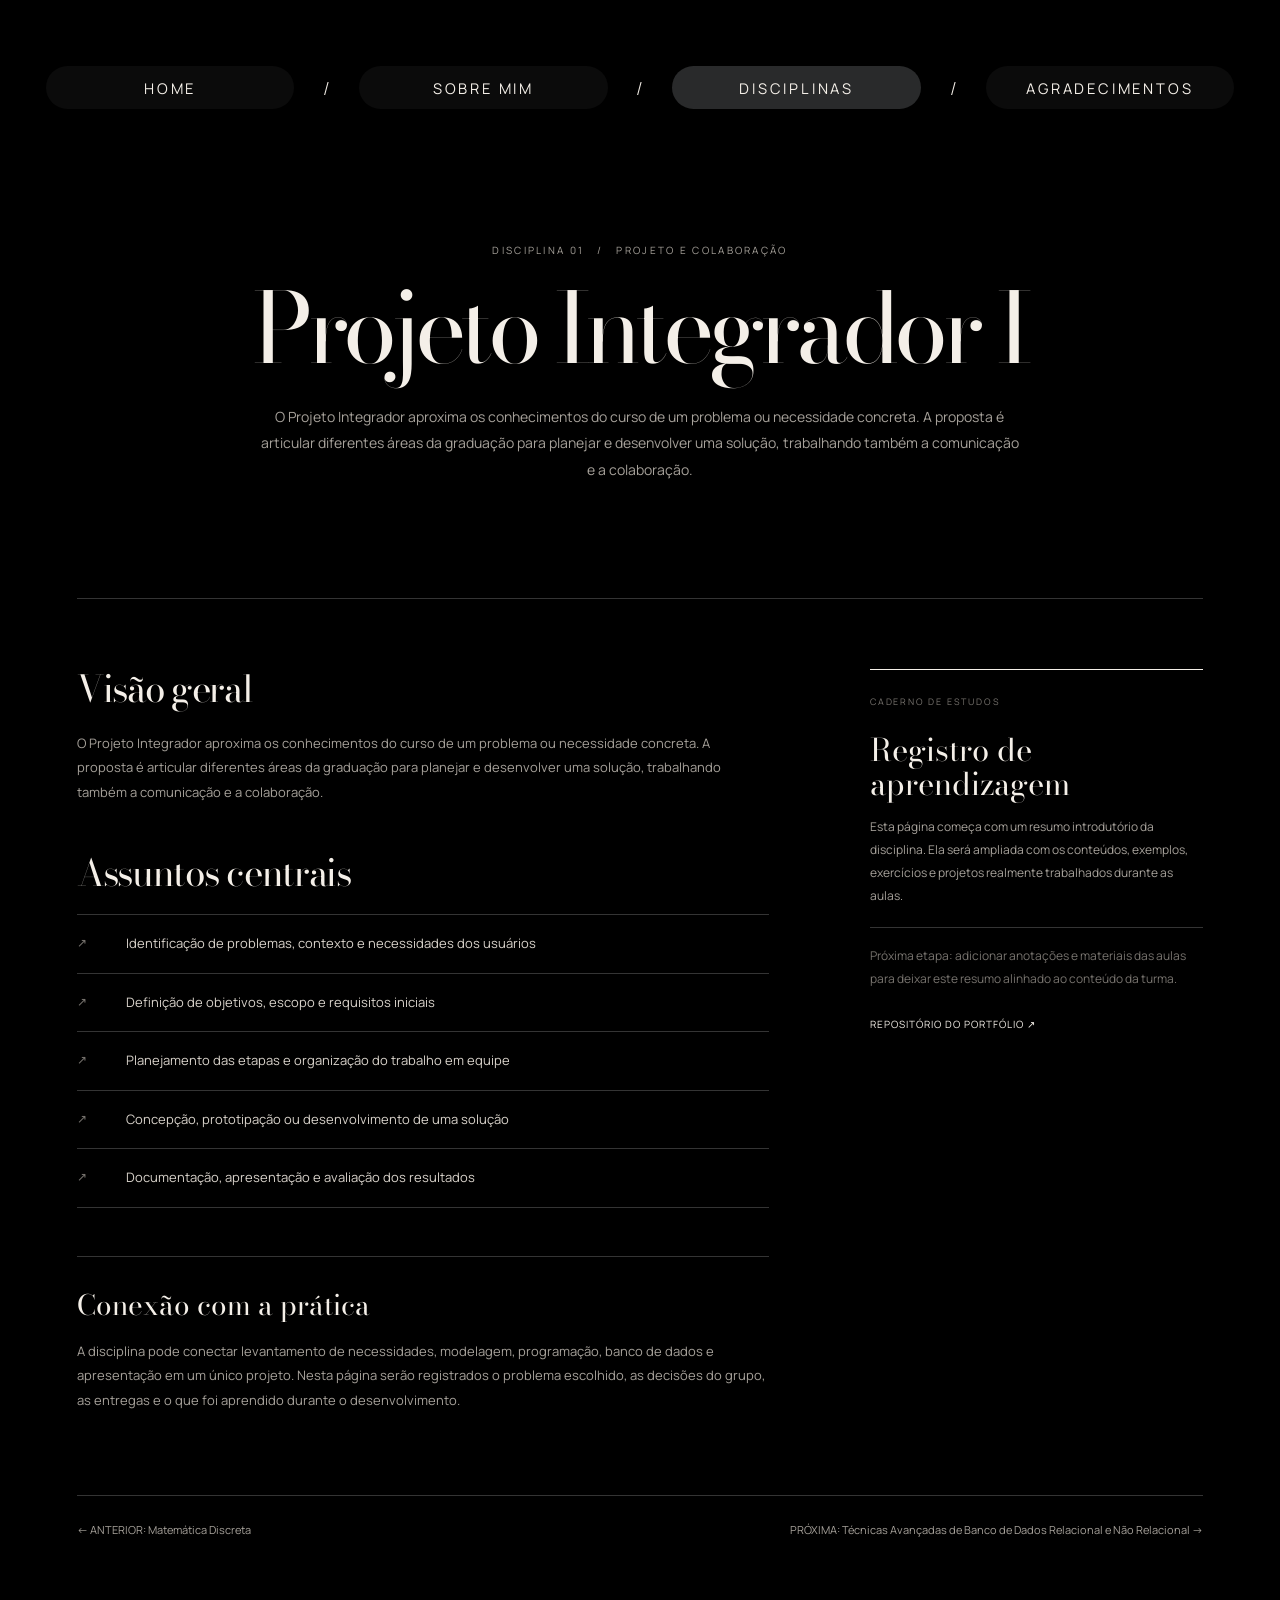
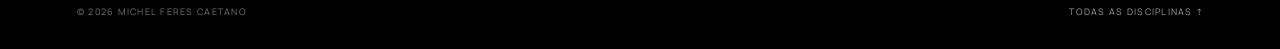
<file: disciplinas/projeto-integrador-i.html>
<!DOCTYPE html>
<html lang="pt-BR">
<head>
  <meta charset="UTF-8">
  <meta name="viewport" content="width=device-width, initial-scale=1">
  <meta name="description" content="Projeto Integrador I: resumo e registro de aprendizagem de Michel Feres na graduação em Análise e Desenvolvimento de Sistemas.">
  <meta name="theme-color" content="#000000">
  <title>Projeto Integrador I — Michel Feres</title>
  <link rel="preconnect" href="https://fonts.googleapis.com">
  <link rel="preconnect" href="https://fonts.gstatic.com" crossorigin>
  <link href="https://fonts.googleapis.com/css2?family=Bodoni+Moda:opsz,wght@6..96,400;6..96,500&family=Manrope:wght@300;400;500;600;700&display=swap" rel="stylesheet">
  <link rel="stylesheet" href="../style.css">
  <link rel="icon" href="../icons/dark.svg" media="(prefers-color-scheme: light)">
  <link rel="icon" href="../icons/light.svg" media="(prefers-color-scheme: dark)">
</head>
<body>
  <div class="site-shell">
    <header class="site-header">
      <nav class="main-nav" aria-label="Navegação principal">
        <a class="nav-pill" href="../index.html#home">HOME</a>
        <span class="nav-divider" aria-hidden="true">/</span>
        <a class="nav-pill" href="../index.html#sobre-mim">SOBRE MIM</a>
        <span class="nav-divider" aria-hidden="true">/</span>
        <a class="nav-pill active" href="../index.html#disciplinas">DISCIPLINAS</a>
        <span class="nav-divider" aria-hidden="true">/</span>
        <a class="nav-pill" href="../index.html#agradecimentos">AGRADECIMENTOS</a>
      </nav>
    </header>

    <main class="course-page">
      <section class="course-hero">
        <p class="course-kicker">DISCIPLINA 01 &nbsp; / &nbsp; PROJETO E COLABORAÇÃO</p>
        <h1>Projeto Integrador I</h1>
        <p class="course-summary">O Projeto Integrador aproxima os conhecimentos do curso de um problema ou necessidade concreta. A proposta é articular diferentes áreas da graduação para planejar e desenvolver uma solução, trabalhando também a comunicação e a colaboração.</p>
      </section>

      <section class="course-content">
        <div class="course-main">
          <h2>Visão geral</h2>
          <p>O Projeto Integrador aproxima os conhecimentos do curso de um problema ou necessidade concreta. A proposta é articular diferentes áreas da graduação para planejar e desenvolver uma solução, trabalhando também a comunicação e a colaboração.</p>

          <h2>Assuntos centrais</h2>
          <ul class="topic-list">
          <li>Identificação de problemas, contexto e necessidades dos usuários</li>
          <li>Definição de objetivos, escopo e requisitos iniciais</li>
          <li>Planejamento das etapas e organização do trabalho em equipe</li>
          <li>Concepção, prototipação ou desenvolvimento de uma solução</li>
          <li>Documentação, apresentação e avaliação dos resultados</li>
          </ul>

          <div class="practice-box">
            <h3>Conexão com a prática</h3>
            <p>A disciplina pode conectar levantamento de necessidades, modelagem, programação, banco de dados e apresentação em um único projeto. Nesta página serão registrados o problema escolhido, as decisões do grupo, as entregas e o que foi aprendido durante o desenvolvimento.</p>
          </div>
        </div>

        <aside class="learning-card">
          <span class="card-kicker">CADERNO DE ESTUDOS</span>
          <h2>Registro de aprendizagem</h2>
          <p>Esta página começa com um resumo introdutório da disciplina. Ela será ampliada com os conteúdos, exemplos, exercícios e projetos realmente trabalhados durante as aulas.</p>
          <p class="learning-hint">Próxima etapa: adicionar anotações e materiais das aulas para deixar este resumo alinhado ao conteúdo da turma.</p>
          <a href="https://github.com/michel-feres/michel-feres.github.io" target="_blank" rel="noopener noreferrer">REPOSITÓRIO DO PORTFÓLIO ↗</a>
        </aside>
      </section>

      <nav class="course-pagination" aria-label="Navegação entre disciplinas">
        <a href="matematica-discreta.html">← ANTERIOR: Matemática Discreta</a>
        <a class="next" href="banco-de-dados-relacional-nao-relacional.html">PRÓXIMA: Técnicas Avançadas de Banco de Dados Relacional e Não Relacional →</a>
      </nav>
    </main>

    <footer class="site-footer course-footer">
      <span>© 2026 MICHEL FERES CAETANO</span>
      <a href="../index.html#disciplinas">TODAS AS DISCIPLINAS ↑</a>
    </footer>
  </div>
</body>
</html>
</file>
<file: style.css>
:root {
  color-scheme: dark;
  --black: #000;
  --white: #f4efe8;
  --soft-white: #d8d2ca;
  --muted: #a6a19a;
  --faint: #77736e;
  --line: #343434;
  --pill: #0b0b0b;
  --pill-active: #292a2b;
  --serif: "Bodoni Moda", Didot, "Bodoni MT", "Times New Roman", serif;
  --sans: "Manrope", Arial, sans-serif;
  --page-width: 1440px;
}
* { box-sizing: border-box; }
html { scroll-behavior: smooth; scroll-padding-top: 28px; }
body {
  margin: 0;
  background: var(--black);
  color: var(--white);
  font-family: var(--sans);
  font-weight: 400;
  -webkit-font-smoothing: antialiased;
}
a { color: inherit; }
a:focus-visible { outline: 1px solid var(--white); outline-offset: 5px; }
.site-shell { width: 100%; overflow: hidden; }
.site-header {
  width: min(calc(100% - 7.2vw), var(--page-width));
  margin: 0 auto;
  padding-top: clamp(28px, 8.1vh, 66px);
  position: relative;
  z-index: 5;
}
.main-nav {
  display: grid;
  grid-template-columns: 1fr 24px 1fr 24px 1fr 24px 1fr;
  gap: clamp(8px, 1.6vw, 22px);
  align-items: center;
}
.nav-pill {
  min-height: 43px;
  padding: 10px 14px;
  display: flex;
  justify-content: center;
  align-items: center;
  border-radius: 999px;
  background: var(--pill);
  color: var(--white);
  text-align: center;
  text-decoration: none;
  font-size: clamp(10px, 1.15vw, 15px);
  letter-spacing: .19em;
  font-weight: 400;
  white-space: nowrap;
  transition: background .2s ease, color .2s ease;
}
.nav-pill:hover, .nav-pill.active { background: var(--pill-active); }
.nav-divider { text-align: center; color: var(--white); font-size: 18px; font-weight: 300; }
.cover-section {
  min-height: min(820px, calc(100svh - 105px));
  width: 100%;
  padding: clamp(24px, 4.2vh, 42px) 24px 70px;
  display: flex;
  flex-direction: column;
  justify-content: flex-start;
  align-items: center;
  text-align: center;
  position: relative;
}
.cover-name, .cover-title {
  margin: 0;
  color: var(--white);
  font-family: var(--serif);
  font-weight: 400;
  text-transform: none;
}
.cover-name {
  position: relative;
  z-index: 1;
  font-size: clamp(66px, 9.2vw, 132px);
  line-height: .95;
  letter-spacing: -.065em;
}
.cover-photo-wrap {
  width: clamp(145px, 18vw, 232px);
  height: clamp(155px, 19vw, 236px);
  margin-top: -2px;
  margin-bottom: -4px;
  position: relative;
  z-index: 2;
  transform: rotate(-4.5deg);
}
.cover-photo {
  width: 100%;
  height: 100%;
  display: block;
  object-fit: cover;
  object-position: center 38%;
  filter: grayscale(1) contrast(1.06);
}
.cover-title {
  margin-top: -2px;
  font-size: clamp(76px, 12.3vw, 174px);
  line-height: .88;
  letter-spacing: -.075em;
  white-space: nowrap;
}
.cover-subtitle {
  margin: 23px 0 0;
  color: var(--soft-white);
  font-size: clamp(15px, 1.8vw, 22px);
  line-height: 1.28;
  font-weight: 300;
}
.mobile-break { display: none; }
.cover-scroll {
  position: absolute;
  bottom: 20px;
  left: 50%;
  transform: translateX(-50%);
  display: flex;
  align-items: center;
  gap: 10px;
  color: var(--faint);
  text-decoration: none;
  font-size: 9px;
  letter-spacing: .2em;
  white-space: nowrap;
}
.cover-scroll span { width: 25px; height: 1px; background: var(--faint); }
.editorial-section {
  width: min(calc(100% - 12vw), 1180px);
  margin: 0 auto;
  padding: 112px 0 124px;
  border-top: 1px solid var(--line);
}
.section-topline {
  display: flex;
  justify-content: space-between;
  gap: 20px;
  color: var(--faint);
  font-size: 9px;
  letter-spacing: .2em;
  font-weight: 500;
}
.overline {
  margin: 0 0 20px;
  color: var(--muted);
  font-size: 10px;
  letter-spacing: .22em;
  line-height: 1.5;
}
.about-layout {
  display: grid;
  grid-template-columns: .85fr 1.15fr;
  gap: 9%;
  align-items: start;
  padding: 100px 0 82px;
}
.about-title-block h2, .discipline-intro h2, .thanks-content h2 {
  margin: 0;
  font-family: var(--serif);
  font-size: clamp(76px, 10vw, 130px);
  font-weight: 400;
  line-height: .87;
  letter-spacing: -.07em;
}
.period { color: var(--white); }
.about-copy { max-width: 660px; padding-top: 12px; color: var(--muted); font-size: 15px; line-height: 1.9; }
.about-copy p { margin: 0 0 22px; }
.about-copy .lead-copy { color: var(--white); font-family: var(--serif); font-size: clamp(25px, 3vw, 38px); line-height: 1.22; letter-spacing: -.025em; }
.about-details {
  display: grid;
  grid-template-columns: repeat(3, 1fr);
  border-top: 1px solid var(--line);
  border-bottom: 1px solid var(--line);
}
.detail-block { padding: 24px 28px 28px 0; }
.detail-block + .detail-block { padding-left: 28px; border-left: 1px solid var(--line); }
.detail-index { color: var(--faint); font-size: 10px; letter-spacing: .15em; }
.detail-block h3 { margin: 22px 0 10px; font-family: var(--serif); font-weight: 400; font-size: 29px; }
.detail-block p { max-width: 310px; margin: 0; color: var(--muted); font-size: 12px; line-height: 1.9; }
.detail-block strong { color: var(--white); font-weight: 500; }
.muted-note { color: var(--faint); }
.technology-block {
  display: grid;
  grid-template-columns: .85fr 1.15fr;
  align-items: start;
  padding-top: 100px;
}
.technology-block h3 { margin: 0; font-family: var(--serif); font-size: 41px; font-weight: 400; letter-spacing: -.03em; }
.technology-list { display: flex; flex-wrap: wrap; gap: 10px; padding-top: 5px; }
.technology-list span {
  padding: 9px 13px;
  border: 1px solid #55514c;
  border-radius: 999px;
  color: var(--soft-white);
  font-size: 11px;
  letter-spacing: .05em;
}
.disciplines-section { padding-bottom: 118px; }
.discipline-intro {
  max-width: 780px;
  padding: 100px 0 58px;
  position: relative;
}
.discipline-intro h2 { font-size: clamp(72px, 9.4vw, 122px); }
.discipline-intro > p:not(.overline) { max-width: 570px; margin: 27px 0 0; color: var(--muted); font-size: 14px; line-height: 1.9; }
.discipline-total {
  position: absolute;
  right: 0;
  bottom: 70px;
  color: var(--faint);
  font-size: 9px;
  letter-spacing: .2em;
}
.discipline-list { border-top: 1px solid var(--line); }
.discipline-row {
  display: grid;
  grid-template-columns: 52px minmax(0, 1fr) 150px 26px;
  align-items: center;
  gap: 18px;
  min-height: 82px;
  padding: 15px 0;
  border-bottom: 1px solid var(--line);
  text-decoration: none;
  transition: padding .2s ease, color .2s ease;
}
.discipline-row:hover { padding-left: 10px; color: var(--white); }
.row-number { color: var(--faint); font-size: 10px; letter-spacing: .1em; }
.row-title { font-family: var(--serif); font-size: clamp(19px, 2.2vw, 27px); line-height: 1.2; letter-spacing: -.02em; }
.row-area { color: var(--faint); font-size: 9px; letter-spacing: .15em; text-align: right; }
.row-arrow { color: var(--muted); text-align: right; font-size: 17px; }
.section-footnote { max-width: 650px; margin: 28px 0 0 auto; color: var(--faint); font-size: 11px; line-height: 1.8; text-align: right; }
.thanks-section { padding-bottom: 130px; }
.thanks-content { max-width: 850px; margin: 0 auto; padding: 115px 0 60px; text-align: center; }
.thanks-content .overline { margin-bottom: 26px; }
.thanks-content h2 { font-size: clamp(86px, 13vw, 160px); }
.thanks-content > p:not(.overline):not(.thanks-signature) {
  max-width: 590px; margin: 28px auto 0; color: var(--muted); font-size: 14px; line-height: 1.9;
}
.thanks-signature { margin: 38px 0 0; font-family: var(--serif); font-size: 27px; font-style: italic; }
.contact-strip {
  padding: 30px max(6vw, calc((100% - 1180px) / 2));
  border-top: 1px solid var(--line);
  border-bottom: 1px solid var(--line);
  display: flex;
  justify-content: space-between;
  align-items: center;
  gap: 24px;
}
.contact-strip .overline { margin: 0; }
.contact-links { display: flex; gap: 28px; }
.contact-links a { font-size: 10px; letter-spacing: .16em; text-decoration: none; }
.contact-links span { margin-left: 8px; color: var(--muted); }
.site-footer {
  width: min(calc(100% - 12vw), 1180px);
  min-height: 76px;
  margin: 0 auto;
  display: flex;
  justify-content: space-between;
  align-items: center;
  gap: 20px;
  color: var(--faint);
  font-size: 9px;
  letter-spacing: .14em;
}
.site-footer a { color: var(--muted); text-decoration: none; }

/* Identidade visual das páginas individuais das disciplinas */
.course-page { width: min(calc(100% - 12vw), 1180px); margin: 0 auto; }
.course-page .course-hero {
  min-height: 490px;
  display: flex;
  flex-direction: column;
  align-items: center;
  justify-content: center;
  padding: 90px 0 70px;
  text-align: center;
  border-bottom: 1px solid var(--line);
}
.course-kicker { margin: 0 0 24px; color: var(--muted); font-size: 10px; letter-spacing: .23em; }
.course-hero h1 {
  max-width: 1050px;
  margin: 0;
  font-family: var(--serif);
  font-size: clamp(48px, 7.6vw, 100px);
  line-height: .98;
  font-weight: 400;
  letter-spacing: -.055em;
}
.course-summary {
  max-width: 760px;
  margin: 27px auto 0;
  color: var(--muted);
  font-size: 14px;
  line-height: 1.9;
}
.course-content {
  display: grid;
  grid-template-columns: minmax(0, 1.35fr) minmax(230px, .65fr);
  gap: 9%;
  padding: 70px 0 82px;
}
.course-main h2 {
  margin: 0 0 21px;
  font-family: var(--serif);
  font-size: 37px;
  line-height: 1.1;
  font-weight: 400;
  letter-spacing: -.035em;
}
.course-main > p { margin: 0 0 48px; color: var(--muted); font-size: 13px; line-height: 1.9; }
.topic-list { list-style: none; padding: 0; margin: 0 0 48px; border-top: 1px solid var(--line); }
.topic-list li {
  display: grid;
  grid-template-columns: 35px 1fr;
  gap: 14px;
  padding: 18px 0;
  border-bottom: 1px solid var(--line);
  color: var(--soft-white);
  font-size: 13px;
  line-height: 1.65;
}
.topic-list li::before { content: "↗"; color: var(--faint); font-size: 12px; }
.practice-box { padding: 26px 0 0; border-top: 1px solid var(--line); }
.practice-box h3 { margin: 0 0 13px; font-family: var(--serif); font-size: 28px; font-weight: 400; }
.practice-box p { margin: 0; color: var(--muted); font-size: 13px; line-height: 1.9; }
.learning-card { align-self: start; padding: 25px 0 0; border-top: 1px solid var(--white); }
.learning-card .card-kicker { display: block; margin-bottom: 25px; color: var(--faint); font-size: 9px; letter-spacing: .2em; }
.learning-card h2 { margin: 0 0 15px; font-family: var(--serif); font-size: 31px; font-weight: 400; line-height: 1.1; }
.learning-card p { color: var(--muted); font-size: 12px; line-height: 1.9; }
.learning-card .learning-hint { margin-top: 20px; padding-top: 17px; border-top: 1px solid var(--line); color: var(--faint); }
.learning-card a { display: inline-block; margin-top: 14px; color: var(--white); font-size: 10px; letter-spacing: .1em; text-decoration: none; }
.course-pagination {
  display: flex;
  justify-content: space-between;
  gap: 25px;
  padding: 25px 0 35px;
  border-top: 1px solid var(--line);
}
.course-pagination a { max-width: 47%; color: var(--muted); font-size: 11px; line-height: 1.6; text-decoration: none; }
.course-pagination a:hover { color: var(--white); }
.course-pagination .next { margin-left: auto; text-align: right; }
.course-footer { width: min(calc(100% - 12vw), 1180px); }

@media (min-width: 1500px) {
  .cover-section { min-height: 740px; }
}
@media (max-width: 760px) {
  .site-header { width: calc(100% - 32px); padding-top: 26px; }
  .main-nav { grid-template-columns: 1fr 10px 1fr 10px 1fr 10px 1fr; gap: 5px; }
  .nav-pill { min-height: 38px; padding: 8px 5px; font-size: 8px; letter-spacing: .11em; }
  .nav-divider { font-size: 13px; }
  .cover-section { min-height: min(690px, calc(100svh - 72px)); padding-top: 12vh; }
  .cover-name { font-size: clamp(58px, 12vw, 92px); }
  .cover-photo-wrap { width: clamp(135px, 26vw, 185px); height: clamp(145px, 28vw, 195px); }
  .cover-title { font-size: clamp(68px, 13.5vw, 112px); }
  .cover-subtitle { font-size: 15px; }
  .editorial-section, .course-page { width: calc(100% - 40px); }
  .editorial-section { padding: 76px 0 82px; }
  .about-layout, .technology-block { grid-template-columns: 1fr; gap: 36px; padding: 68px 0 55px; }
  .about-title-block h2 { font-size: 90px; }
  .about-details { grid-template-columns: 1fr; }
  .detail-block, .detail-block + .detail-block { padding: 22px 0; border-left: 0; }
  .detail-block + .detail-block { border-top: 1px solid var(--line); }
  .detail-block h3 { margin: 12px 0 8px; }
  .discipline-intro { padding: 70px 0 55px; }
  .discipline-intro h2 { font-size: 77px; }
  .discipline-total { position: static; display: inline-block; margin-top: 25px; }
  .discipline-row { grid-template-columns: 29px minmax(0, 1fr) 20px; gap: 12px; min-height: 76px; }
  .row-area { display: none; }
  .row-title { font-size: 20px; }
  .section-footnote { text-align: left; }
  .thanks-content { padding: 75px 0 30px; }
  .contact-strip { padding: 26px 20px; flex-direction: column; align-items: flex-start; }
  .site-footer, .course-footer { width: calc(100% - 40px); }
  .course-page .course-hero { min-height: 400px; padding: 72px 0 55px; }
  .course-hero h1 { font-size: clamp(46px, 9vw, 74px); }
  .course-content { grid-template-columns: 1fr; gap: 48px; padding: 55px 0 65px; }
  .learning-card { max-width: 540px; }
}
@media (max-width: 430px) {
  .main-nav { grid-template-columns: 1fr 1px 1fr 1px 1fr 1px 1fr; gap: 4px; }
  .nav-pill { min-height: 35px; padding-inline: 2px; font-size: 7px; letter-spacing: .075em; }
  .nav-divider { font-size: 11px; }
  .cover-section { padding-top: 14vh; }
  .cover-name { font-size: 15vw; }
  .cover-photo-wrap { width: 145px; height: 155px; margin-top: 5px; margin-bottom: 2px; }
  .cover-title { font-size: 14vw; }
  .mobile-break { display: initial; }
  .section-topline { font-size: 8px; letter-spacing: .13em; }
  .about-title-block h2 { font-size: 76px; }
  .discipline-intro h2 { font-size: 65px; }
  .row-title { font-size: 18px; }
  .course-pagination { flex-direction: column; }
  .course-pagination a, .course-pagination .next { max-width: 100%; margin: 0; text-align: left; }
}
@media (prefers-reduced-motion: reduce) {
  html { scroll-behavior: auto; }
  *, *::before, *::after { transition-duration: .01ms !important; animation-duration: .01ms !important; }
}
@media print {
  :root { color-scheme: light; --black: #fff; --white: #111; --muted: #444; --line: #ddd; }
  body { background: #fff; color: #111; }
  .site-header, .cover-scroll, .contact-strip, .site-footer a { display: none; }
  .nav-pill { border: 1px solid #ddd; }
}
</file>
